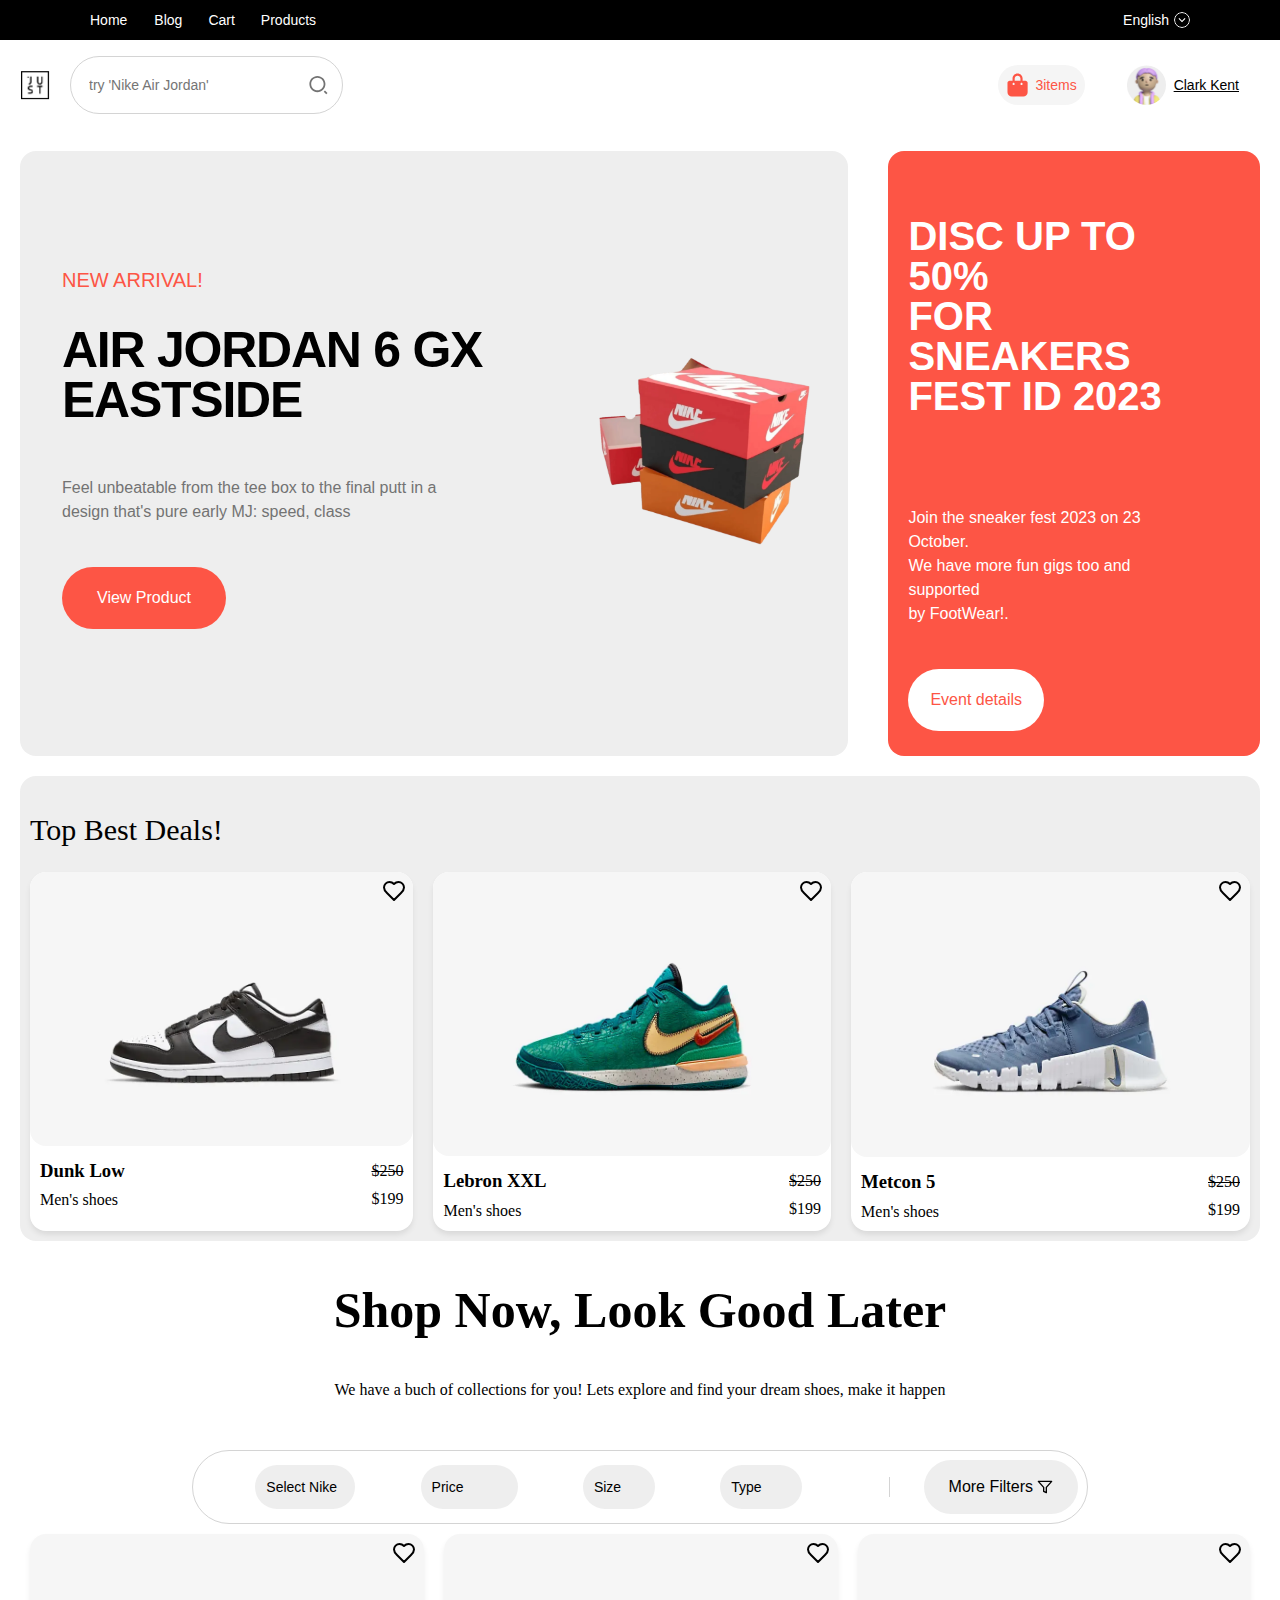
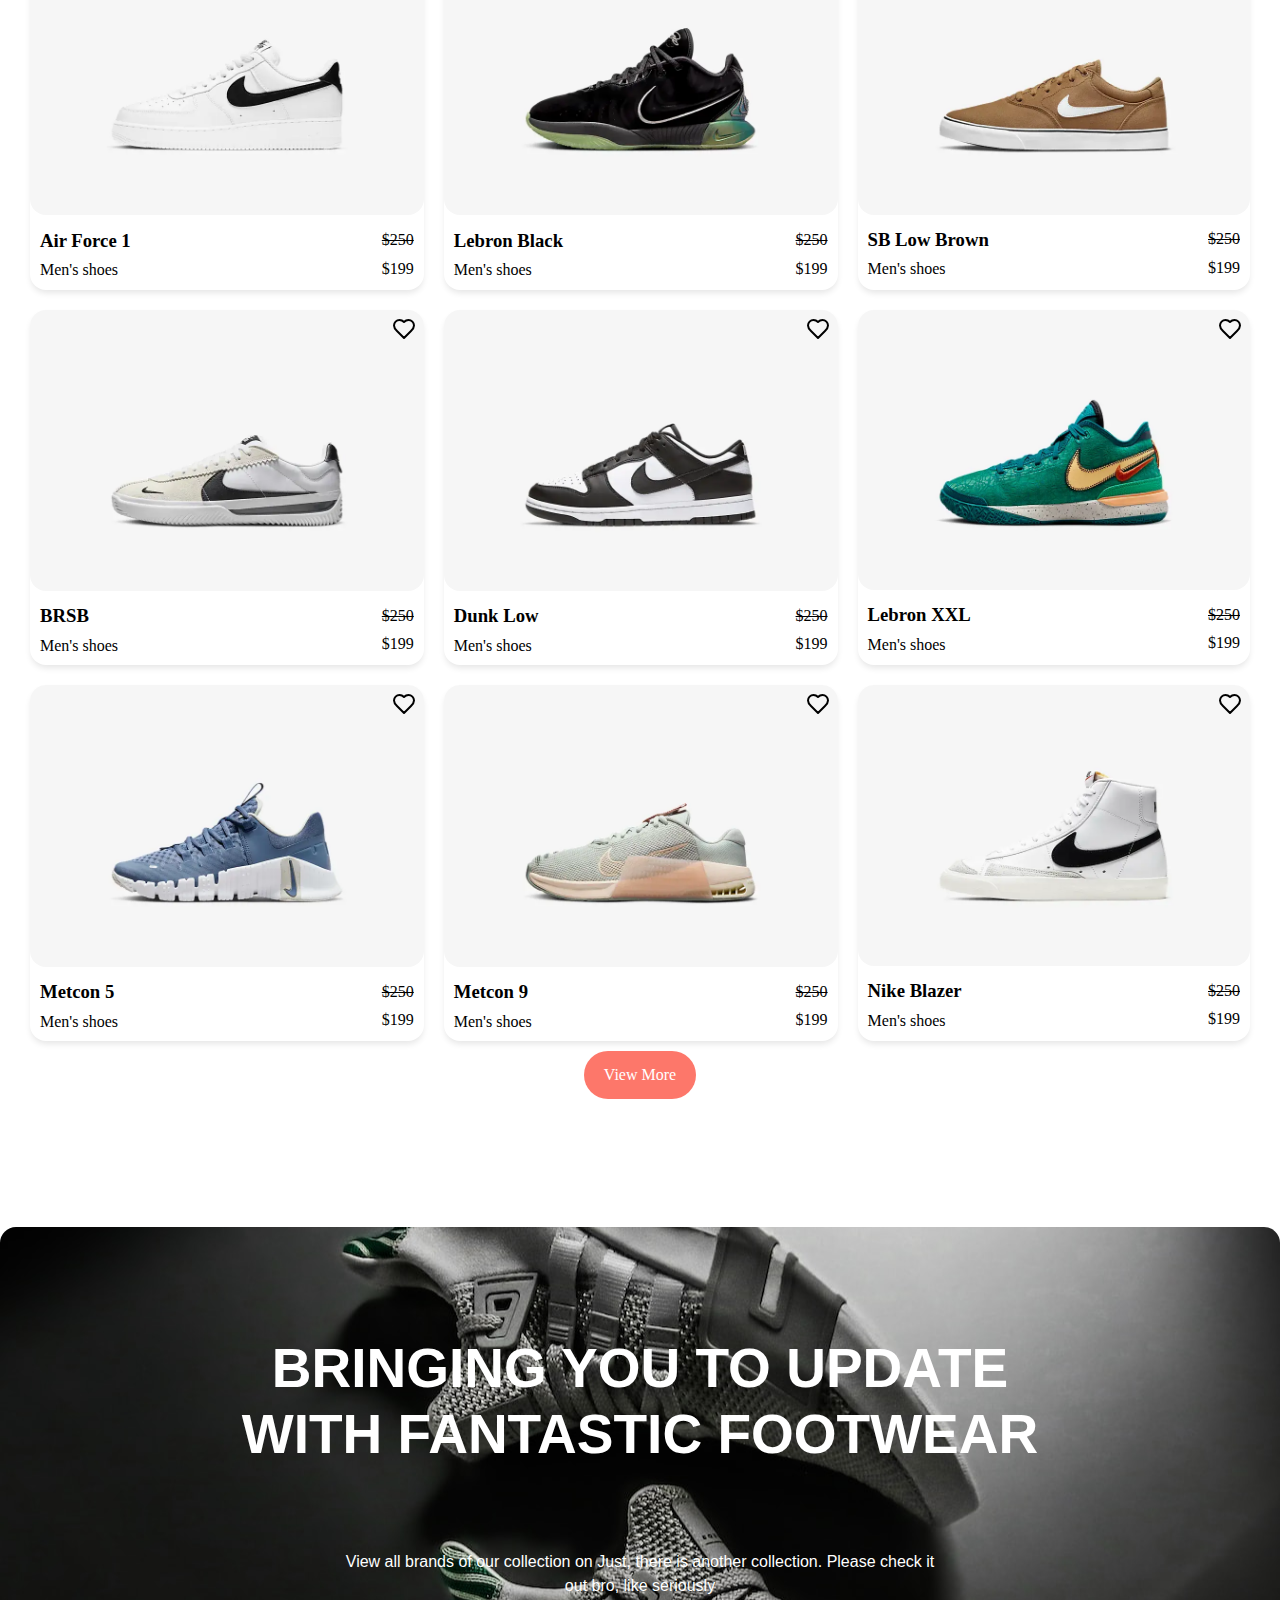
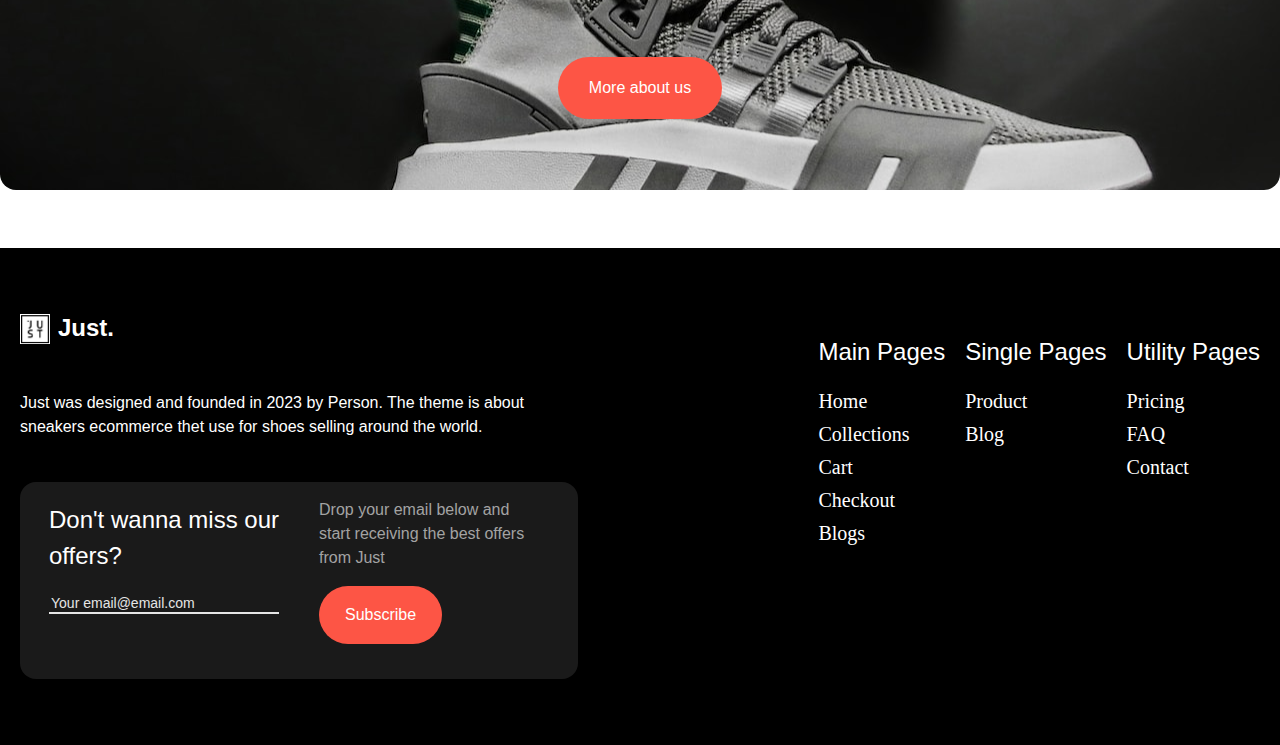
<file: index.html>
<!DOCTYPE html>
<html lang="en">

<head>
    <meta charset="UTF-8">
    <meta name="viewport" content="width=device-width, initial-scale=1.0">
    <title>Home</title>
    <link rel="stylesheet" href="./css/normalize.css">
    <link rel="stylesheet" href="./css/main.css">
    <link rel="stylesheet" href="./css/home.css">
</head>

<body>
    <div class="header-wrapper">
        <nav class="top-nav">
            <div class="top-nav-content container">
                <div class="nav-links">
                    <a href="./index.html" class="nav-home">Home</a>
                    <ul class="nav-items">
                        <li>
                            <a href="./blog.html" class="nav-item">Blog</a>
                        </li>
                        <li>
                            <a href="./cart.html" class="nav-item">Cart</a>
                        </li>
                        <li>
                            <a href="./products.html" class="nav-item">Products</a>
                        </li>
                    </ul>
                </div>
                <div class="language-selector">
                    <span class="language-text">English</span>
                    <img src="./images/language.svg" alt="" class="language-icon" />
                </div>
            </div>
        </nav>
        <header class="main-header container">
            <div class="search-section">
                <img src="./images/company-logo.jpg" alt="Company Logo" class="site-logo" />
                <div class="search-container">
                    <label for="searchInput" class="visually-hidden">Search products</label>
                    <input type="search" id="searchInput" class="search-input" placeholder="try 'Nike Air Jordan'"
                        aria-label="Search products" />
                    <img src="./images/lupa.svg" alt="Search" class="search-icon" />
                </div>
            </div>
            <div class="user-actions">
                <a href="./cart.html" style="text-decoration: none;" class="cart-button"
                    aria-label="Shopping cart with 3 items">
                    <img src="./images/cart.svg" alt="" class="cart-icon" />
                    <span class="cart-count">3<span class="hidden-673">items</span></span>
                </a>
                <a href="./signup.html" class="user-profile">
                    <img src="./images/placeholder.png" alt="Profile picture of Clark Kent" class="profile-image" />
                    <span class="profile-name hidden-673">Clark Kent</span>
                </a>
            </div>
        </header>

    </div>

    <main>
        <section class="container my-20 ">
            <div class="showcase-grid">
                <div class="main-product">
                    <div class="product-card">
                        <div class="product-content">
                            <div class="product-info">
                                <div class="product-details">
                                    <span class="tag-new">NEW ARRIVAL!</span>
                                    <h2 class="product-title">
                                        AIR JORDAN 6 GX
                                        <br />
                                        EASTSIDE
                                    </h2>
                                    <p class="product-description">
                                        Feel unbeatable from the tee box to the final putt in a
                                        <br />
                                        design that's pure early MJ: speed, class
                                    </p>
                                    <button style="color: white;" class="cta-button" tabindex="0">View Product</button>
                                </div>
                            </div>
                            <div class="product-image-wrapper">
                                <img loading="lazy" src="./images/product-image.png" class="product-image"
                                    alt="Air Jordan 6 GX Eastside sneaker" />
                            </div>
                        </div>
                    </div>
                </div>
                <div class="promo-card">
                    <div class="promo-content">
                        <h3 class="promo-title">
                            DISC UP TO 50%
                            <br />
                            FOR SNEAKERS
                            <br />
                            FEST ID 2023
                        </h3>
                        <p class="promo-description">
                            Join the sneaker fest 2023 on 23 October.
                            <br />
                            We have more fun gigs too and supported
                            <br />
                            by FootWear!.
                        </p>
                        <button class="promo-button" tabindex="0">Event details</button>
                    </div>
                </div>
            </div>
        </section>

        <section class="container my-20">
            <div style="background: #EEEEEE; border-radius: 16px;padding: 10px;">

                <h1
                    style="width: 230.66px; height: 45px; left: 20px; top: 20px; color: black; font-size: 30px; font-family: Poppins; font-weight: 500; line-height: 45px; word-wrap: break-word">
                    Top Best Deals!</h1>

                <ul class="deals-list">
                    <li class="card">
                        <a style="text-decoration: none; color: black;" href="./product.html?id=5">
                            <img class="card-image" src="./images/dunklow.webp" alt="Dunk Low" />
                            <div class="flex">
                                <div>
                                    <h3>Dunk Low</h3>
                                    <p>Men's shoes</p>
                                </div>
                                <div>
                                    <del>$250</del>
                                    <span>$199</span>
                                </div>
                            </div>
                            <svg xmlns="http://www.w3.org/2000/svg" width="24" height="24" viewBox="0 0 24 24"
                                fill="none" stroke="currentColor" stroke-width="2" stroke-linecap="round"
                                stroke-linejoin="round" class="lucide lucide-heart">
                                <path
                                    d="M19 14c1.49-1.46 3-3.21 3-5.5A5.5 5.5 0 0 0 16.5 3c-1.76 0-3 .5-4.5 2-1.5-1.5-2.74-2-4.5-2A5.5 5.5 0 0 0 2 8.5c0 2.3 1.5 4.05 3 5.5l7 7Z" />
                            </svg>
                        </a>
                    </li>
                    <li class="card">
                        <a style="text-decoration: none; color: black;" href="./product.html?id=6">
                            <img class="card-image" src="./images/lebronxx.webp" alt="Lebron XXL" />
                            <div class="flex">
                                <div>
                                    <h3>Lebron XXL</h3>
                                    <p>Men's shoes</p>
                                </div>
                                <div>
                                    <del>$250</del>
                                    <span>$199</span>
                                </div>
                            </div>
                            <svg xmlns="http://www.w3.org/2000/svg" width="24" height="24" viewBox="0 0 24 24"
                                fill="none" stroke="currentColor" stroke-width="2" stroke-linecap="round"
                                stroke-linejoin="round" class="lucide lucide-heart">
                                <path
                                    d="M19 14c1.49-1.46 3-3.21 3-5.5A5.5 5.5 0 0 0 16.5 3c-1.76 0-3 .5-4.5 2-1.5-1.5-2.74-2-4.5-2A5.5 5.5 0 0 0 2 8.5c0 2.3 1.5 4.05 3 5.5l7 7Z" />
                            </svg>
                        </a>
                    </li>
                    <li class="card">
                        <a style="text-decoration: none; color: black;" href="./product.html?id=7">
                            <img class="card-image" src="./images/metcon5.webp" alt="Jordan Sky" />
                            <div class="flex">
                                <div>
                                    <h3>Metcon 5</h3>
                                    <p>Men's shoes</p>
                                </div>
                                <div>
                                    <del>$250</del>
                                    <span>$199</span>
                                </div>
                            </div>
                            <svg xmlns="http://www.w3.org/2000/svg" width="24" height="24" viewBox="0 0 24 24"
                                fill="none" stroke="currentColor" stroke-width="2" stroke-linecap="round"
                                stroke-linejoin="round" class="lucide lucide-heart">
                                <path
                                    d="M19 14c1.49-1.46 3-3.21 3-5.5A5.5 5.5 0 0 0 16.5 3c-1.76 0-3 .5-4.5 2-1.5-1.5-2.74-2-4.5-2A5.5 5.5 0 0 0 2 8.5c0 2.3 1.5 4.05 3 5.5l7 7Z" />
                            </svg>
                        </a>
                    </li>
                </ul>
            </div>
        </section>



        <section class="container my-20">
            <div>
                <h2 style="font-size: 50px;font-family: 'Poppins';text-align: center;"> Shop Now, Look Good Later</h2>
                <p style="text-align: center;"> We have a buch of collections for you! Lets explore and find your dream
                    shoes, make it happen</p>
            </div>
            <div class="filter-container">
                <div class="filter-options-wrapper">
                    <select class="filter-select" aria-label="Nike Filter">
                        <option value="" disabled selected>Select Nike</option>
                        <option value="nike-air">Nike Air</option>
                        <option value="nike-zoom">Nike Zoom</option>
                        <option value="nike-classic">Nike Classic</option>
                    </select>
                    <select class="filter-select" aria-label="Price Filter">
                        <option value="" disabled selected>Price</option>
                        <option value="0-50">$0 - $50</option>
                        <option value="50-100">$50 - $100</option>
                        <option value="100-200">$100 - $200</option>
                    </select>
                    <select class="filter-select" aria-label="Size Filter">
                        <option value="" disabled selected>Size</option>
                        <option value="s">Small</option>
                        <option value="m">Medium</option>
                        <option value="l">Large</option>
                    </select>
                    <select class="filter-select" aria-label="Type Filter">
                        <option value="" disabled selected>Type</option>
                        <option value="sneakers">Sneakers</option>
                        <option value="boots">Boots</option>
                        <option value="sandals">Sandals</option>
                    </select>
                </div>
                <div class="filter-controls">
                    <div class="filter-divider" aria-hidden="true"></div>
                    <div class="more-filters-btn" tabindex="0" role="button">
                        <span>More Filters</span>
                        <img src="./images/more-filters.svg" class="more-filters-icon" alt="More filters icon" />
                    </div>
                </div>
            </div>
            <ul class="deals-list" style="padding: 10px;">
                <li class="card">
                    <a style="text-decoration: none; color: black;" href="./product.html?id=1">
                        <img class="card-image" src="./images/airForce1.webp" alt="Air Force 1" />
                        <div class="flex">
                            <div>
                                <h3>Air Force 1</h3>
                                <p>Men's shoes</p>
                            </div>
                            <div>
                                <del>$250</del>
                                <span>$199</span>
                            </div>
                        </div>
                        <svg xmlns="http://www.w3.org/2000/svg" width="24" height="24" viewBox="0 0 24 24" fill="none"
                            stroke="currentColor" stroke-width="2" stroke-linecap="round" stroke-linejoin="round"
                            class="lucide lucide-heart">
                            <path
                                d="M19 14c1.49-1.46 3-3.21 3-5.5A5.5 5.5 0 0 0 16.5 3c-1.76 0-3 .5-4.5 2-1.5-1.5-2.74-2-4.5-2A5.5 5.5 0 0 0 2 8.5c0 2.3 1.5 4.05 3 5.5l7 7Z" />
                        </svg>
                    </a>
                </li>
                <li class="card">
                    <a style="text-decoration: none; color: black;" href="./product.html?id=2">
                        <img class="card-image" src="./images/lebronBlack.webp" alt="Lebron Black" />
                        <div class="flex">
                            <div>
                                <h3>Lebron Black</h3>
                                <p>Men's shoes</p>
                            </div>
                            <div>
                                <del>$250</del>
                                <span>$199</span>
                            </div>
                        </div>
                        <svg xmlns="http://www.w3.org/2000/svg" width="24" height="24" viewBox="0 0 24 24" fill="none"
                            stroke="currentColor" stroke-width="2" stroke-linecap="round" stroke-linejoin="round"
                            class="lucide lucide-heart">
                            <path
                                d="M19 14c1.49-1.46 3-3.21 3-5.5A5.5 5.5 0 0 0 16.5 3c-1.76 0-3 .5-4.5 2-1.5-1.5-2.74-2-4.5-2A5.5 5.5 0 0 0 2 8.5c0 2.3 1.5 4.05 3 5.5l7 7Z" />
                        </svg>
                    </a>
                </li>
                <li class="card">
                    <a style="text-decoration: none; color: black;" href="./product.html?id=3">
                        <img class="card-image" src="./images/brownsb.webp" alt="SB Low Brown" />
                        <div class="flex">
                            <div>
                                <h3>SB Low Brown</h3>
                                <p>Men's shoes</p>
                            </div>
                            <div>
                                <del>$250</del>
                                <span>$199</span>
                            </div>
                        </div>
                        <svg xmlns="http://www.w3.org/2000/svg" width="24" height="24" viewBox="0 0 24 24" fill="none"
                            stroke="currentColor" stroke-width="2" stroke-linecap="round" stroke-linejoin="round"
                            class="lucide lucide-heart">
                            <path
                                d="M19 14c1.49-1.46 3-3.21 3-5.5A5.5 5.5 0 0 0 16.5 3c-1.76 0-3 .5-4.5 2-1.5-1.5-2.74-2-4.5-2A5.5 5.5 0 0 0 2 8.5c0 2.3 1.5 4.05 3 5.5l7 7Z" />
                        </svg>
                    </a>
                </li>
                <li class="card">
                    <a style="text-decoration: none; color: black;" href="./product.html?id=4">
                        <img class="card-image" src="./images/brsb.webp" alt="BRSB" />
                        <div class="flex">
                            <div>
                                <h3>BRSB</h3>
                                <p>Men's shoes</p>
                            </div>
                            <div>
                                <del>$250</del>
                                <span>$199</span>
                            </div>
                        </div>
                        <svg xmlns="http://www.w3.org/2000/svg" width="24" height="24" viewBox="0 0 24 24" fill="none"
                            stroke="currentColor" stroke-width="2" stroke-linecap="round" stroke-linejoin="round"
                            class="lucide lucide-heart">
                            <path
                                d="M19 14c1.49-1.46 3-3.21 3-5.5A5.5 5.5 0 0 0 16.5 3c-1.76 0-3 .5-4.5 2-1.5-1.5-2.74-2-4.5-2A5.5 5.5 0 0 0 2 8.5c0 2.3 1.5 4.05 3 5.5l7 7Z" />
                        </svg>
                    </a>
                </li>
                <li class="card">
                    <a style="text-decoration: none; color: black;" href="./product.html?id=5">
                        <img class="card-image" src="./images/dunklow.webp" alt="Dunk Low" />
                        <div class="flex">
                            <div>
                                <h3>Dunk Low</h3>
                                <p>Men's shoes</p>
                            </div>
                            <div>
                                <del>$250</del>
                                <span>$199</span>
                            </div>
                        </div>
                        <svg xmlns="http://www.w3.org/2000/svg" width="24" height="24" viewBox="0 0 24 24" fill="none"
                            stroke="currentColor" stroke-width="2" stroke-linecap="round" stroke-linejoin="round"
                            class="lucide lucide-heart">
                            <path
                                d="M19 14c1.49-1.46 3-3.21 3-5.5A5.5 5.5 0 0 0 16.5 3c-1.76 0-3 .5-4.5 2-1.5-1.5-2.74-2-4.5-2A5.5 5.5 0 0 0 2 8.5c0 2.3 1.5 4.05 3 5.5l7 7Z" />
                        </svg>
                    </a>
                </li>
                <li class="card">
                    <a style="text-decoration: none; color: black;" href="./product.html?id=6">
                        <img class="card-image" src="./images/lebronxx.webp" alt="Lebron XXL" />
                        <div class="flex">
                            <div>
                                <h3>Lebron XXL</h3>
                                <p>Men's shoes</p>
                            </div>
                            <div>
                                <del>$250</del>
                                <span>$199</span>
                            </div>
                        </div>
                        <svg xmlns="http://www.w3.org/2000/svg" width="24" height="24" viewBox="0 0 24 24" fill="none"
                            stroke="currentColor" stroke-width="2" stroke-linecap="round" stroke-linejoin="round"
                            class="lucide lucide-heart">
                            <path
                                d="M19 14c1.49-1.46 3-3.21 3-5.5A5.5 5.5 0 0 0 16.5 3c-1.76 0-3 .5-4.5 2-1.5-1.5-2.74-2-4.5-2A5.5 5.5 0 0 0 2 8.5c0 2.3 1.5 4.05 3 5.5l7 7Z" />
                        </svg>
                    </a>
                </li>
                <li class="card">
                    <a style="text-decoration: none; color: black;" href="./product.html?id=7">
                        <img class="card-image" src="./images/metcon5.webp" alt="Jordan Sky" />
                        <div class="flex">
                            <div>
                                <h3>Metcon 5</h3>
                                <p>Men's shoes</p>
                            </div>
                            <div>
                                <del>$250</del>
                                <span>$199</span>
                            </div>
                        </div>
                        <svg xmlns="http://www.w3.org/2000/svg" width="24" height="24" viewBox="0 0 24 24" fill="none"
                            stroke="currentColor" stroke-width="2" stroke-linecap="round" stroke-linejoin="round"
                            class="lucide lucide-heart">
                            <path
                                d="M19 14c1.49-1.46 3-3.21 3-5.5A5.5 5.5 0 0 0 16.5 3c-1.76 0-3 .5-4.5 2-1.5-1.5-2.74-2-4.5-2A5.5 5.5 0 0 0 2 8.5c0 2.3 1.5 4.05 3 5.5l7 7Z" />
                        </svg>
                    </a>
                </li>
                <li class="card">
                    <a style="text-decoration: none; color: black;" href="./product.html?id=8">
                        <img class="card-image" src="./images/metcon9.webp" alt="Panda White" />
                        <div class="flex">
                            <div>
                                <h3>Metcon 9</h3>
                                <p>Men's shoes</p>
                            </div>
                            <div>
                                <del>$250</del>
                                <span>$199</span>
                            </div>
                        </div>
                        <svg xmlns="http://www.w3.org/2000/svg" width="24" height="24" viewBox="0 0 24 24" fill="none"
                            stroke="currentColor" stroke-width="2" stroke-linecap="round" stroke-linejoin="round"
                            class="lucide lucide-heart">
                            <path
                                d="M19 14c1.49-1.46 3-3.21 3-5.5A5.5 5.5 0 0 0 16.5 3c-1.76 0-3 .5-4.5 2-1.5-1.5-2.74-2-4.5-2A5.5 5.5 0 0 0 2 8.5c0 2.3 1.5 4.05 3 5.5l7 7Z" />
                        </svg>
                    </a>
                </li>
                <li class="card">
                    <a style="text-decoration: none; color: black;" href="./product.html?id=9">
                        <img class="card-image" src="./images/nike_blazer.webp" alt="Jordan Pink" />
                        <div class="flex">
                            <div>
                                <h3>Nike Blazer</h3>
                                <p>Men's shoes</p>
                            </div>
                            <div>
                                <del>$250</del>
                                <span>$199</span>
                            </div>
                        </div>
                        <svg xmlns="http://www.w3.org/2000/svg" width="24" height="24" viewBox="0 0 24 24" fill="none"
                            stroke="currentColor" stroke-width="2" stroke-linecap="round" stroke-linejoin="round"
                            class="lucide lucide-heart">
                            <path
                                d="M19 14c1.49-1.46 3-3.21 3-5.5A5.5 5.5 0 0 0 16.5 3c-1.76 0-3 .5-4.5 2-1.5-1.5-2.74-2-4.5-2A5.5 5.5 0 0 0 2 8.5c0 2.3 1.5 4.05 3 5.5l7 7Z" />
                        </svg>
                    </a>
                </li>
            </ul>
            <div class="center-child">
                <a href="./products.html" class="more">
                    View More</a>
            </div>
        </section>



        <section class="hero-container container">
            <div class="hero-content">
                <h1 class="hero-title">
                    BRINGING YOU TO UPDATE
                    WITH FANTASTIC FOOTWEAR
                </h1>
                <p class="hero-description">
                    View all brands of our collection on Just, there is another
                    collection. Please check it
                    <br />
                    out bro, like seriously
                </p>
                <button class="cta-button" tabindex="0">More about us</button>
            </div>
        </section>
    </main>

    <footer class="footer-container container">
        <div class="footer-content">
            <div class="brand-section">
                <div class="brand-header">
                    <img src="./images/company-logo.jpg" alt="Just Logo" class="brand-logo" />
                    <span>Just.</span>
                </div>
                <p class="brand-description">
                    Just was designed and founded in 2023 by Person. The theme is about
                    sneakers ecommerce thet use for shoes selling around the world.
                </p>
                <form class="newsletter-container">
                    <div class="newsletter-content">
                        <div class="newsletter-left">
                            <div class="newsletter-header">
                                <h2 class="newsletter-title">
                                    Don't wanna miss our offers?
                                </h2>
                                <label for="emailInput" class="visually-hidden">Enter your email</label>
                                <input type="email" id="emailInput" class="newsletter-input"
                                    placeholder="Your email@email.com" aria-label="Enter your email" required />
                            </div>
                        </div>
                        <div class="newsletter-right">
                            <div class="newsletter-description-wrapper">
                                <p class="newsletter-description">
                                    Drop your email below and<br />
                                    start receiving the best offers<br />
                                    from Just
                                </p>
                                <button type="submit" class="subscribe-button">Subscribe</button>
                            </div>
                        </div>
                    </div>
                </form>
            </div>

            <div class="footer-nav">
                <nav class="main-pages">
                    <h3 class="pages-title">Main Pages</h3>
                    <ul>
                        <li>
                            <a href="#" class="nav-link">Home</a>
                        </li>
                        <li>
                            <a href="#" class="nav-link">Collections</a>
                        </li>
                        <li>
                            <a href="#" class="nav-link">Cart</a>
                        </li>
                        <li>
                            <a href="#" class="nav-link">Checkout</a>
                        </li>
                        <li>
                            <a href="#" class="nav-link">Blogs</a>
                        </li>
                    </ul>
                </nav>

                <nav class="main-pages">
                    <h3 class="pages-title">Single Pages</h3>
                    <ul>
                        <li>
                            <a href="#" class="nav-link">Product</a>
                        </li>
                        <li>
                            <a href="#" class="nav-link">Blog</a>
                        </li>
                    </ul>
                </nav>

                <nav class="main-pages">
                    <h3 class="pages-title">Utility Pages</h3>
                    <ul>
                        <li>
                            <a href="#" class="nav-link">Pricing</a>
                        </li>
                        <li>
                            <a href="#" class="nav-link">FAQ</a>
                        </li>
                        <li>
                            <a href="#" class="nav-link">Contact</a>
                        </li>
                    </ul>
                </nav>
            </div>
        </div>
    </footer>
</body>

</html>
</file>
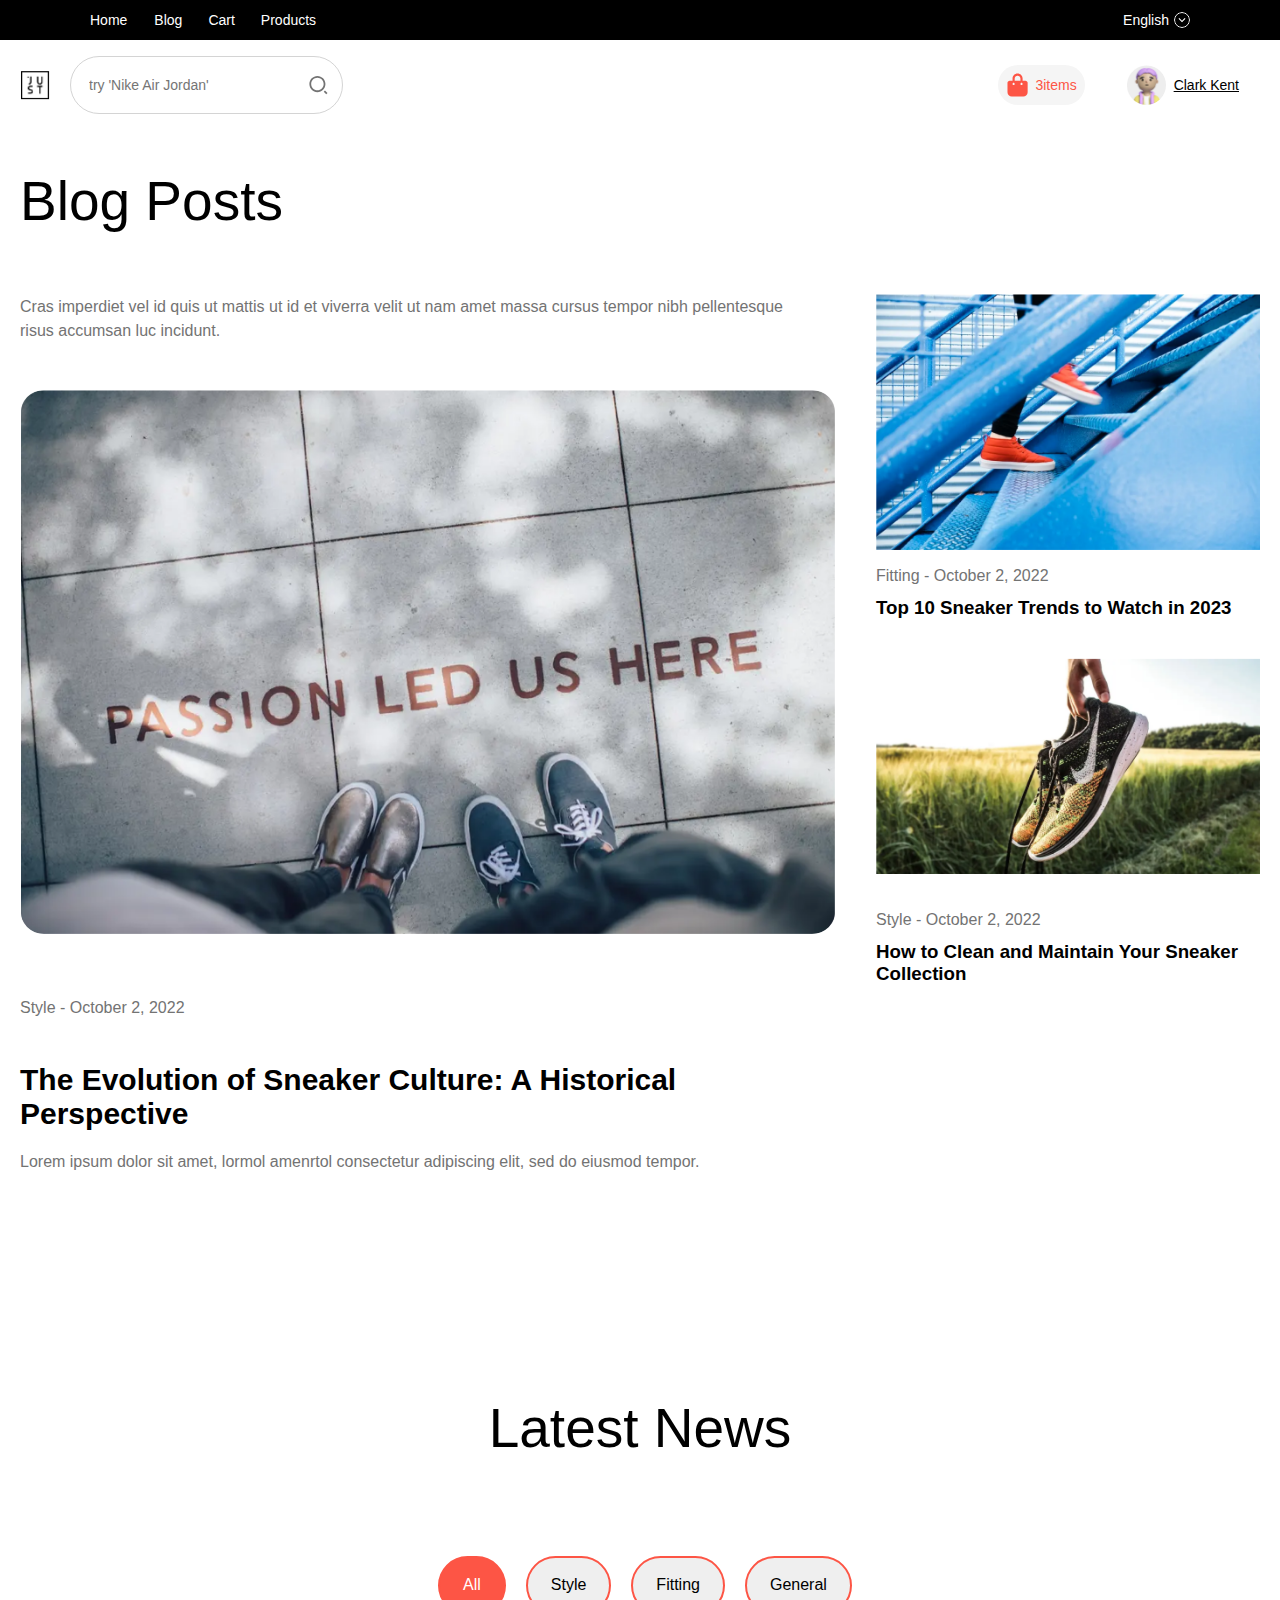
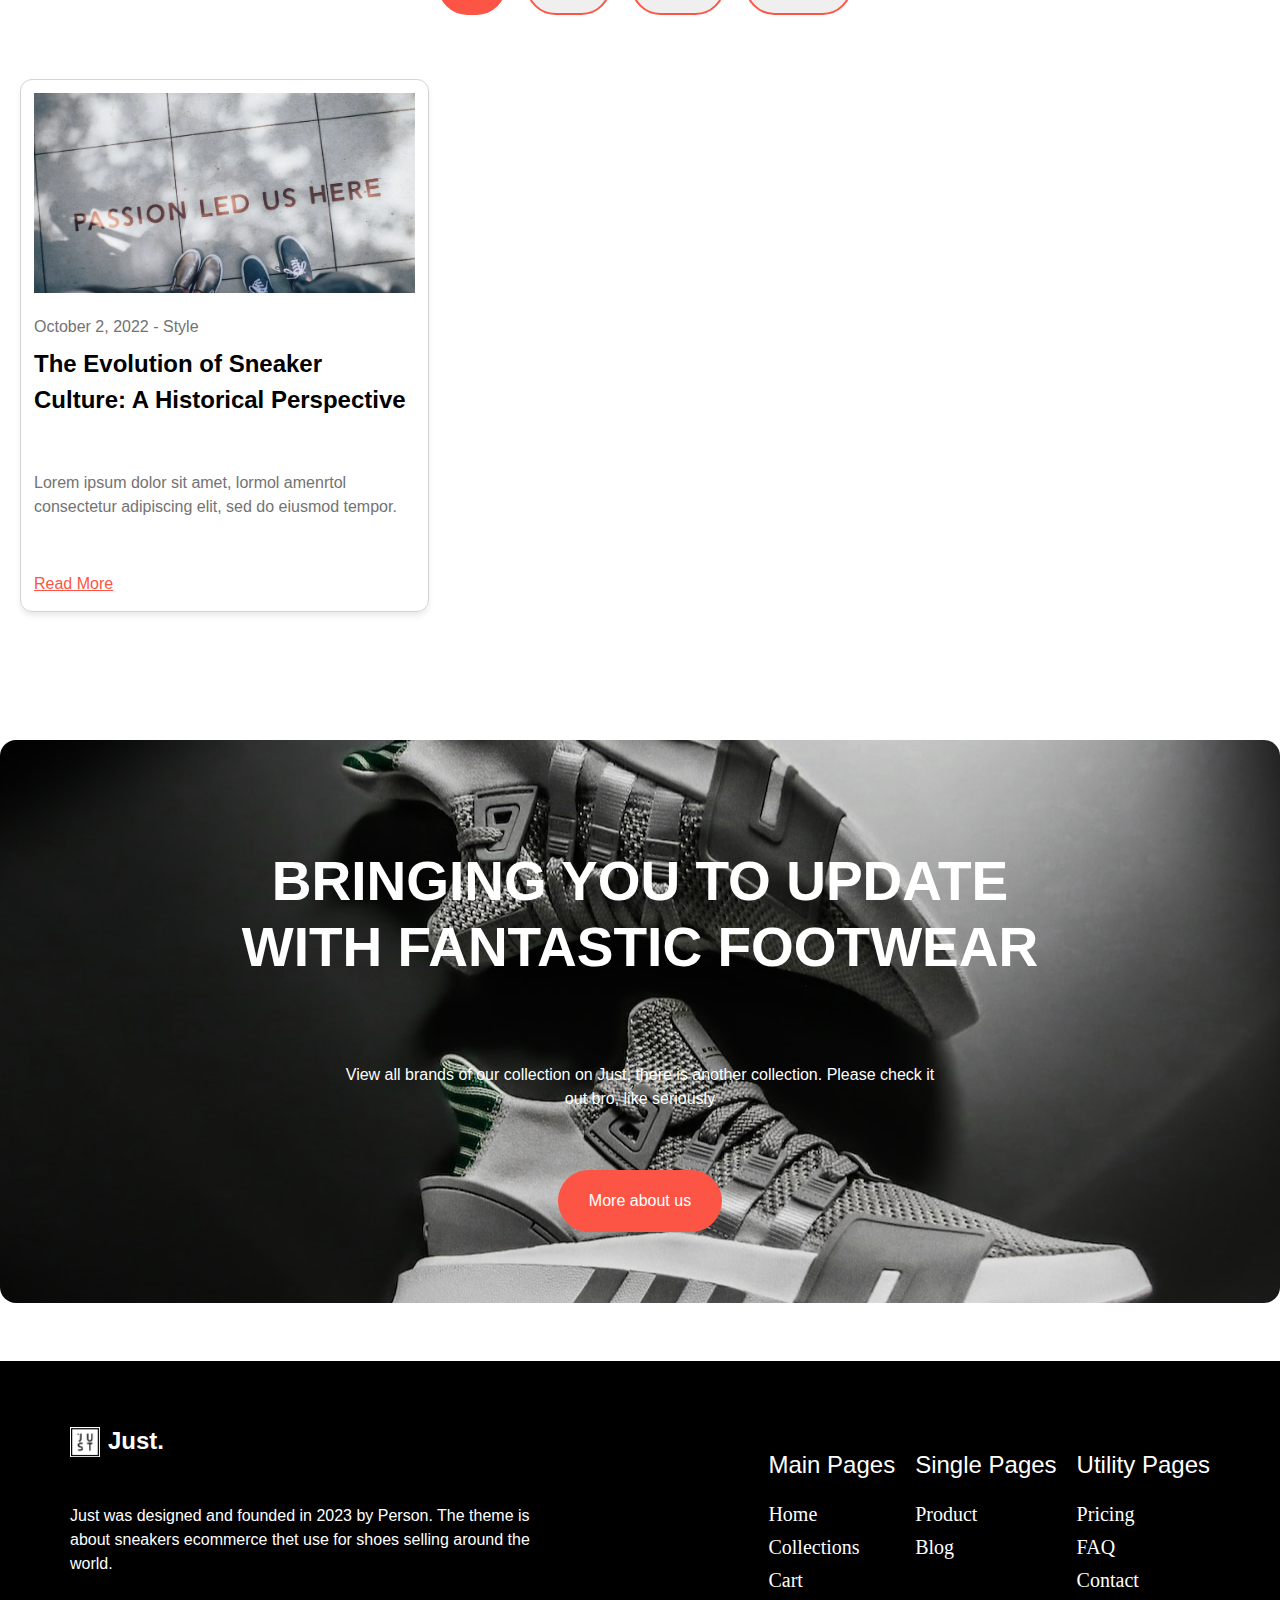
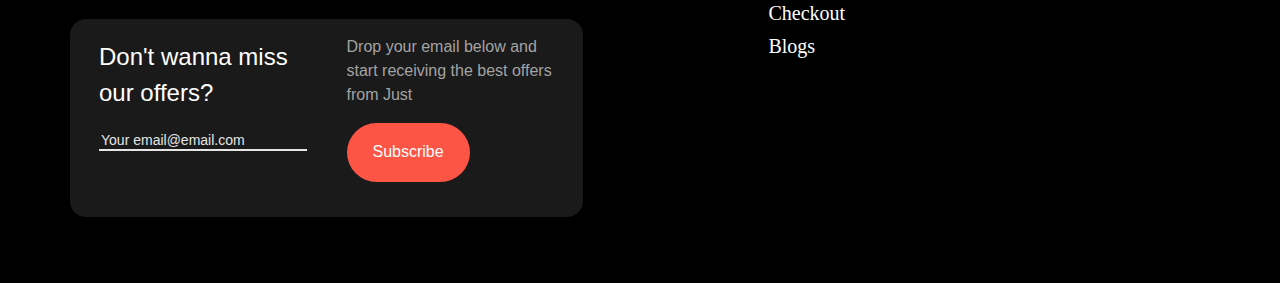
<file: blog.html>
<!DOCTYPE html>
<html lang="en">

<head>
    <meta charset="UTF-8">
    <meta name="viewport" content="width=device-width, initial-scale=1.0">
    <title>Sign Up</title>
    <link rel="stylesheet" href="./css/normalize.css">
    <link rel="stylesheet" href="./css/main.css">
    <link rel="stylesheet" href="./css/home.css">
    <link rel="stylesheet" href="./css/blog.css">
</head>

<body>
    <div class="header-wrapper">
        <nav class="top-nav">
            <div class="top-nav-content container">
                <div class="nav-links">
                    <a href="./index.html" class="nav-home">Home</a>
                    <ul class="nav-items">
                        <li>
                            <a href="./blog.html" class="nav-item">Blog</a>
                        </li>
                        <li>
                            <a href="./cart.html" class="nav-item">Cart</a>
                        </li>
                        <li>
                            <a href="./products.html" class="nav-item">Products</a>
                        </li>
                    </ul>
                </div>
                <div class="language-selector">
                    <span class="language-text">English</span>
                    <img src="./images/language.svg" alt="" class="language-icon" />
                </div>
            </div>
        </nav>
        <header class="main-header container">
            <div class="search-section">
                <img src="./images/company-logo.jpg" alt="Company Logo" class="site-logo" />
                <div class="search-container">
                    <label for="searchInput" class="visually-hidden">Search products</label>
                    <input type="search" id="searchInput" class="search-input" placeholder="try 'Nike Air Jordan'"
                        aria-label="Search products" />
                    <img src="./images/lupa.svg" alt="Search" class="search-icon" />
                </div>
            </div>
            <div class="user-actions">
                <a href="./cart.html" style="text-decoration: none;" class="cart-button"
                    aria-label="Shopping cart with 3 items">
                    <img src="./images/cart.svg" alt="" class="cart-icon" />
                    <span class="cart-count">3<span class="hidden-673">items</span></span>
                </a>
                <a href="./signup.html" class="user-profile">
                    <img src="./images/placeholder.png" alt="Profile picture of Clark Kent" class="profile-image" />
                    <span class="profile-name hidden-673">Clark Kent</span>
                </a>
            </div>
        </header>

    </div>
    <div class="blog-container container">
        <div class="blog-header">
            <div class="featured-posts">
                <div class="main-post">
                    <div class="main-post-content">
                        <h1 class="blog-title">Blog Posts</h1>
                        <p class="blog-description">
                            Cras imperdiet vel id quis ut mattis ut id et viverra velit ut nam
                            amet massa cursus tempor nibh pellentesque risus accumsan luc incidunt.
                        </p>
                        <img loading="lazy" src="./images/blog-1.png" class="featured-image"
                            alt="Featured blog post about sneaker culture" />
                        <div class="post-meta">Style - October 2, 2022</div>
                        <h2 class="post-title">
                            The Evolution of Sneaker Culture: A Historical Perspective
                        </h2>
                        <p class="post-excerpt">
                            Lorem ipsum dolor sit amet, lormol amenrtol consectetur adipiscing
                            elit, sed do eiusmod tempor.
                        </p>
                    </div>
                </div>
                <div class="sidebar-posts">
                    <div class="sidebar-content">
                        <img loading="lazy" src="./images/blog-2.png" class="sidebar-image"
                            alt="Top sneaker trends for 2023" />
                        <div class="post-category">Fitting - October 2, 2022</div>
                        <h3 class="sidebar-title">Top 10 Sneaker Trends to Watch in 2023</h3>
                        <img loading="lazy" src="./images/blog-3.png" class="sidebar-image"
                            alt="Sneaker maintenance guide" />
                        <div class="post-category">Style - October 2, 2022</div>
                        <h3 class="sidebar-title">How to Clean and Maintain Your Sneaker Collection</h3>
                    </div>
                </div>
            </div>
        </div>

        <h2 class="section-title">Latest News</h2>

        <div class="category-filters">
            <button class="filter-btn active">All</button>
            <button class="filter-btn">Style</button>
            <button class="filter-btn">Fitting</button>
            <button class="filter-btn">General</button>
        </div>

        <div class="post-grid">
            <div class="grid-row">
                <article class="post-card">
                    <div class="card-content">
                        <img loading="lazy" src="./images/blog-1.png" class="card-image"
                            alt="Historical perspective on sneaker culture" />
                        <div class="card-meta">October 2, 2022 - Style</div>
                        <h3 class="card-title">
                            The Evolution of Sneaker Culture: A Historical Perspective
                        </h3>
                        <p class="card-excerpt">
                            Lorem ipsum dolor sit amet, lormol amenrtol consectetur adipiscing elit, sed do eiusmod
                            tempor.
                        </p>
                        <a href="#" class="read-more-link">
                            <span>Read More</span>
                        </a>
                    </div>
                </article>

                <!-- Repeated for all other post cards with unique content -->
                <!-- Additional post cards follow the same structure -->

            </div>
        </div>
    </div>



    <section class="hero-container">
        <div class="hero-content">
            <h1 class="hero-title">
                BRINGING YOU TO UPDATE
                WITH FANTASTIC FOOTWEAR
            </h1>
            <p class="hero-description">
                View all brands of our collection on Just, there is another
                collection. Please check it
                <br />
                out bro, like seriously
            </p>
            <button class="cta-button" tabindex="0">More about us</button>
        </div>
    </section>

    <footer class="footer-container">
        <div class="footer-content">
            <div class="brand-section">
                <div class="brand-header">
                    <img src="./images/company-logo.jpg" alt="Just Logo" class="brand-logo" />
                    <span>Just.</span>
                </div>
                <p class="brand-description">
                    Just was designed and founded in 2023 by Person. The theme is about
                    sneakers ecommerce thet use for shoes selling around the world.
                </p>
                <form class="newsletter-container">
                    <div class="newsletter-content">
                        <div class="newsletter-left">
                            <div class="newsletter-header">
                                <h2 class="newsletter-title">
                                    Don't wanna miss our offers?
                                </h2>
                                <label for="emailInput" class="visually-hidden">Enter your email</label>
                                <input type="email" id="emailInput" class="newsletter-input"
                                    placeholder="Your email@email.com" aria-label="Enter your email" required />
                            </div>
                        </div>
                        <div class="newsletter-right">
                            <div class="newsletter-description-wrapper">
                                <p class="newsletter-description">
                                    Drop your email below and<br />
                                    start receiving the best offers<br />
                                    from Just
                                </p>
                                <button type="submit" class="subscribe-button">Subscribe</button>
                            </div>
                        </div>
                    </div>
                </form>
            </div>

            <div class="footer-nav">
                <nav class="main-pages">
                    <h3 class="pages-title">Main Pages</h3>
                    <ul>
                        <li>
                            <a href="#" class="nav-link">Home</a>
                        </li>
                        <li>
                            <a href="#" class="nav-link">Collections</a>
                        </li>
                        <li>
                            <a href="#" class="nav-link">Cart</a>
                        </li>
                        <li>
                            <a href="#" class="nav-link">Checkout</a>
                        </li>
                        <li>
                            <a href="#" class="nav-link">Blogs</a>
                        </li>
                    </ul>
                </nav>

                <nav class="main-pages">
                    <h3 class="pages-title">Single Pages</h3>
                    <ul>
                        <li>
                            <a href="#" class="nav-link">Product</a>
                        </li>
                        <li>
                            <a href="#" class="nav-link">Blog</a>
                        </li>
                    </ul>
                </nav>

                <nav class="main-pages">
                    <h3 class="pages-title">Utility Pages</h3>
                    <ul>
                        <li>
                            <a href="#" class="nav-link">Pricing</a>
                        </li>
                        <li>
                            <a href="#" class="nav-link">FAQ</a>
                        </li>
                        <li>
                            <a href="#" class="nav-link">Contact</a>
                        </li>
                    </ul>
                </nav>
            </div>
        </div>
    </footer>
</body>

</html>
</file>
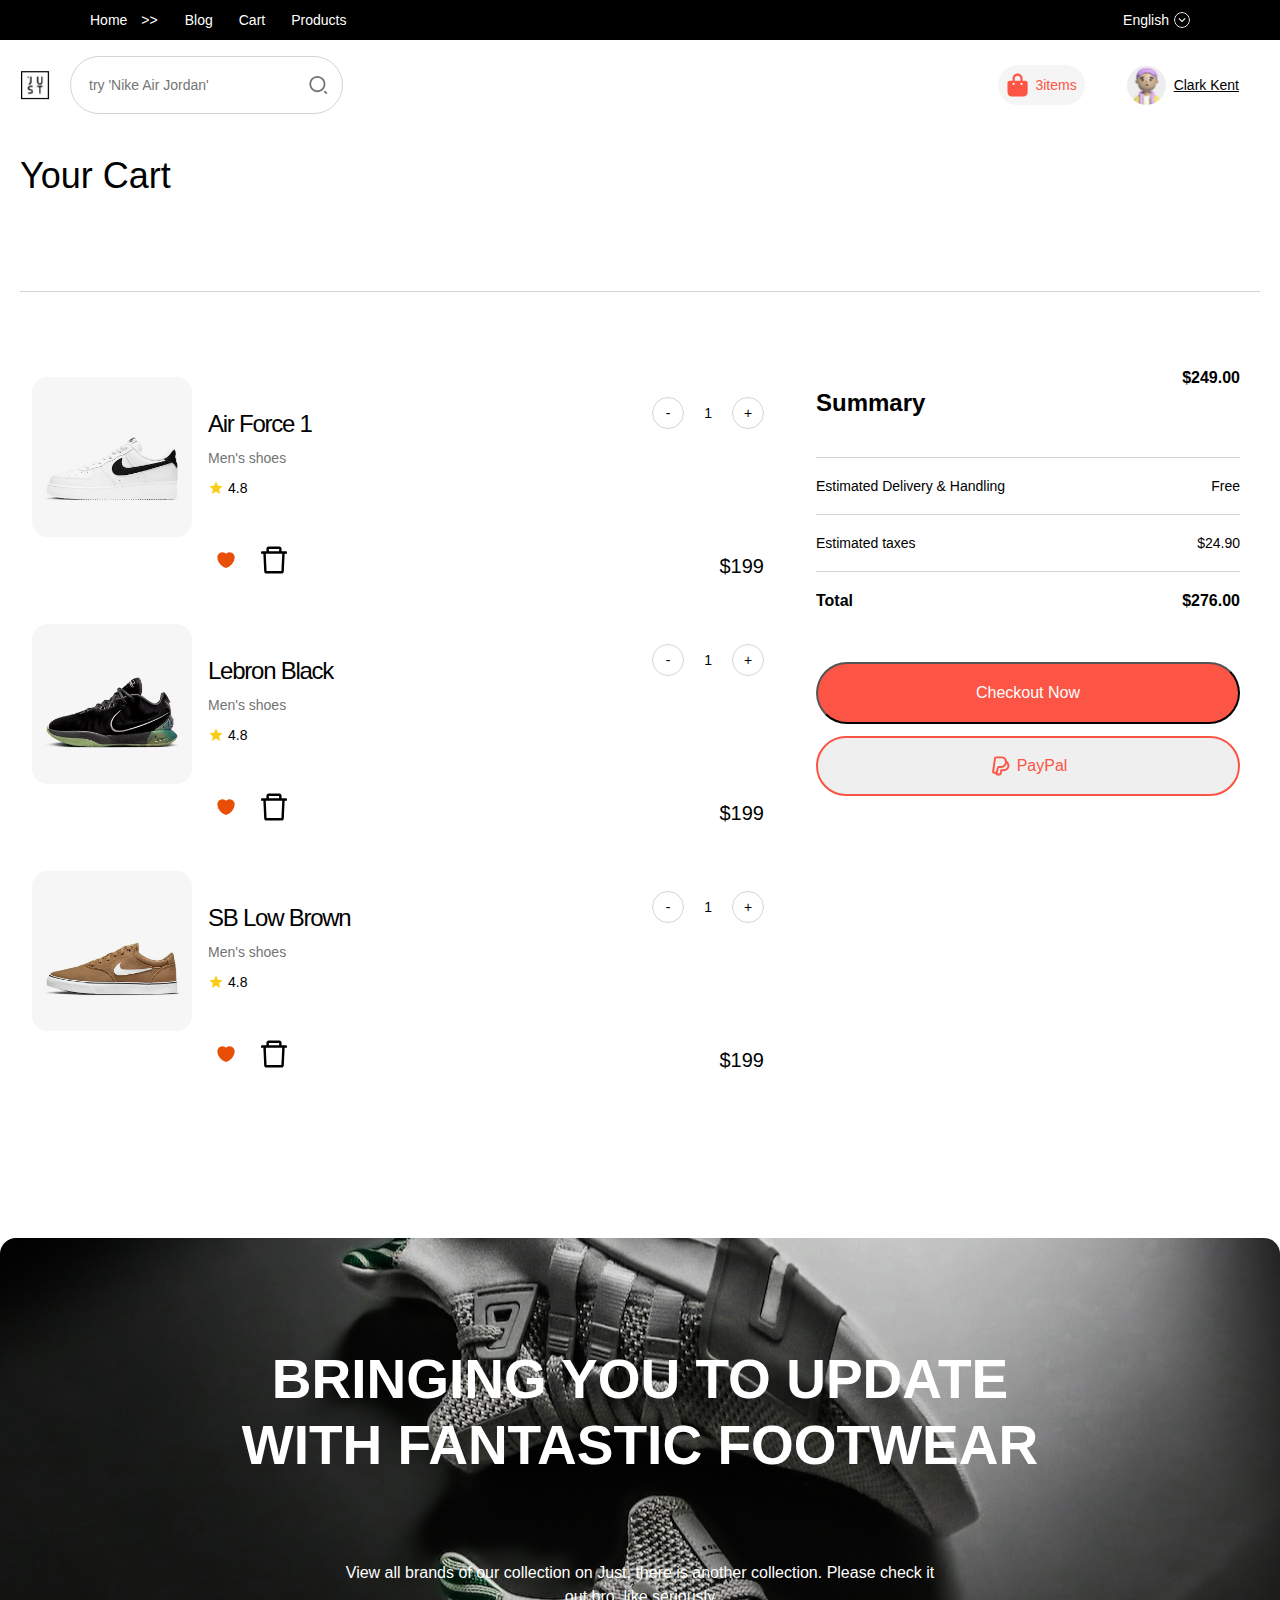
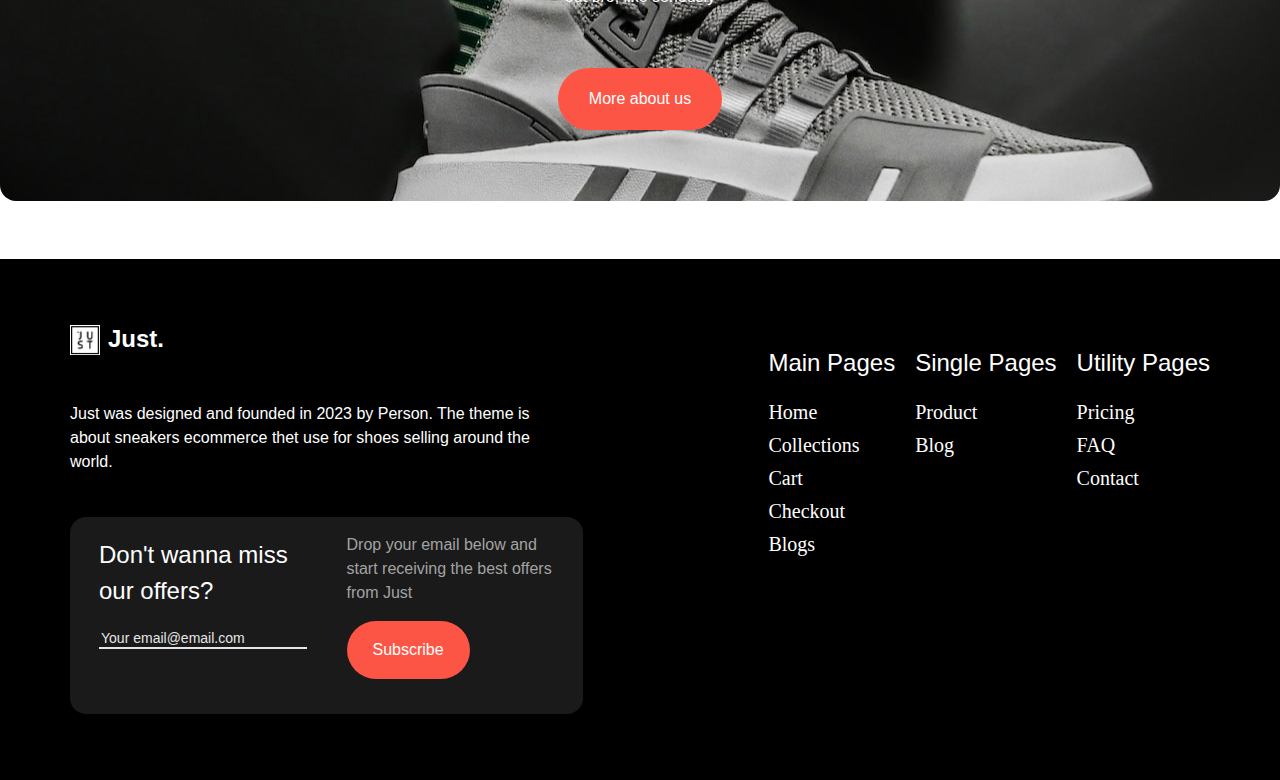
<file: cart.html>
<!DOCTYPE html>
<html lang="en">

<head>
    <meta charset="UTF-8">
    <meta name="viewport" content="width=device-width, initial-scale=1.0">
    <title>Sign Up</title>
    <link rel="stylesheet" href="./css/normalize.css">
    <link rel="stylesheet" href="./css/main.css">
    <link rel="stylesheet" href="./css/home.css">
    <link rel="stylesheet" href="./css/cart.css">
</head>

<body>
    <div class="header-wrapper">
        <nav class="top-nav">
            <div class="top-nav-content container">
                <div class="nav-links">
                    <a href="./index.html" class="nav-home">Home</a>>>
                    <ul class="nav-items">
                        <li>
                            <a href="./blog.html" class="nav-item">Blog</a>
                        </li>
                        <li>
                            <a href="./cart.html" class="nav-item">Cart</a>
                        </li>
                        <li>
                            <a href="./products.html" class="nav-item">Products</a>
                        </li>
                    </ul>
                </div>
                <div class="language-selector">
                    <span class="language-text">English</span>
                    <img src="./images/language.svg" alt="" class="language-icon" />
                </div>
            </div>
        </nav>
        <header class="main-header container">
            <div class="search-section">
                <img src="./images/company-logo.jpg" alt="Company Logo" class="site-logo" />
                <div class="search-container">
                    <label for="searchInput" class="visually-hidden">Search products</label>
                    <input type="search" id="searchInput" class="search-input" placeholder="try 'Nike Air Jordan'"
                        aria-label="Search products" />
                    <img src="./images/lupa.svg" alt="Search" class="search-icon" />
                </div>
            </div>
            <div class="user-actions">
                <a href="./cart.html" style="text-decoration: none;" class="cart-button"
                    aria-label="Shopping cart with 3 items">
                    <img src="./images/cart.svg" alt="" class="cart-icon" />
                    <span class="cart-count">3<span class="hidden-673">items</span></span>
                </a>
                <a href="./signup.html" class="user-profile">
                    <img src="./images/placeholder.png" alt="Profile picture of Clark Kent" class="profile-image" />
                    <span class="profile-name hidden-673">Clark Kent</span>
                </a>
            </div>
        </header>

    </div>
    <div class="cart-container container">
        <h1 class="cart-title">Your Cart</h1>
        <div class="divider"></div>

        <div class="cart-content">
            <div class="cart-items">
                <div class="product-card">
                    <img src="./images/airForce1.webp" alt="Nike Air Force 1 Shoes" class="product-image">
                    <div class="product-details">
                        <div>
                            <h2 class="product-title">Air Force 1</h2>
                            <p class="product-category">Men's shoes</p>
                            <div class="rating">
                                <img src="./images/star.svg" alt="" class="rating-icon">
                                <span>4.8</span>
                            </div>
                            <div class="color-options">
                                <img src="./images/heart.svg" alt="Color option 1" class="color-swatch">
                                <img src="./images/bucket.svg" alt="Color option 2" class="color-swatch">
                            </div>
                        </div>
                        <div class="cart-item-1">
                            <div class="quantity-controls" role="group" aria-label="Product quantity controls">
                                <button class="quantity-btn" aria-label="Decrease quantity">-</button>
                                <span class="quantity">1</span>
                                <button class="quantity-btn" aria-label="Increase quantity">+</button>
                            </div>
                            <span class="price">$199</span>
                        </div>
                    </div>
                </div>
                <div class="product-card">
                    <img src="./images/lebronBlack.webp" alt="Nike Lebron Shoes" class="product-image">
                    <div class="product-details">
                        <div>
                            <h2 class="product-title">Lebron Black</h2>
                            <p class="product-category">Men's shoes</p>
                            <div class="rating">
                                <img src="./images/star.svg" alt="" class="rating-icon">
                                <span>4.8</span>
                            </div>
                            <div class="color-options">
                                <img src="./images/heart.svg" alt="Color option 1" class="color-swatch">
                                <img src="./images/bucket.svg" alt="Color option 2" class="color-swatch">
                            </div>
                        </div>
                        <div class="cart-item-1">
                            <div class="quantity-controls" role="group" aria-label="Product quantity controls">
                                <button class="quantity-btn" aria-label="Decrease quantity">-</button>
                                <span class="quantity">1</span>
                                <button class="quantity-btn" aria-label="Increase quantity">+</button>
                            </div>
                            <span class="price">$199</span>
                        </div>
                    </div>
                </div>
                <div class="product-card">
                    <img src="./images/brownsb.webp" alt="Nike SB Low Brown Shoes" class="product-image">
                    <div class="product-details">
                        <div>
                            <h2 class="product-title">SB Low Brown</h2>
                            <p class="product-category">Men's shoes</p>
                            <div class="rating">
                                <img src="./images/star.svg" alt="" class="rating-icon">
                                <span>4.8</span>
                            </div>
                            <div class="color-options">
                                <img src="./images/heart.svg" alt="Color option 1" class="color-swatch">
                                <img src="./images/bucket.svg" alt="Color option 2" class="color-swatch">
                            </div>
                        </div>
                        <div class="cart-item-1">
                            <div class="quantity-controls" role="group" aria-label="Product quantity controls">
                                <button class="quantity-btn" aria-label="Decrease quantity">-</button>
                                <span class="quantity">1</span>
                                <button class="quantity-btn" aria-label="Increase quantity">+</button>
                            </div>
                            <span class="price">$199</span>
                        </div>
                    </div>
                </div>
            </div>

            <div class="cart-summary">
                <div class="summary-header">
                    <h2 class="summary-title">Summary</h2>
                    <span class="summary-total">$249.00</span>
                </div>

                <div class="summary-row">
                    <span>Estimated Delivery & Handling</span>
                    <span>Free</span>
                </div>

                <div class="summary-row">
                    <span>Estimated taxes</span>
                    <span>$24.90</span>
                </div>

                <div class="summary-row">
                    <span class="summary-total">Total</span>
                    <span class="summary-total">$276.00</span>
                </div>

                <button class="checkout-btn">Checkout Now</button>
                <button class="paypal-btn">
                    <img src="./images/paypal.svg" alt="" class="paypal-icon">
                    <span>PayPal</span>
                </button>
            </div>
        </div>
    </div>



    <section class="hero-container">
        <div class="hero-content">
            <h1 class="hero-title">
                BRINGING YOU TO UPDATE
                WITH FANTASTIC FOOTWEAR
            </h1>
            <p class="hero-description">
                View all brands of our collection on Just, there is another
                collection. Please check it
                <br />
                out bro, like seriously
            </p>
            <button class="cta-button" tabindex="0">More about us</button>
        </div>
    </section>

    <footer class="footer-container">
        <div class="footer-content">
            <div class="brand-section">
                <div class="brand-header">
                    <img src="./images/company-logo.jpg" alt="Just Logo" class="brand-logo" />
                    <span>Just.</span>
                </div>
                <p class="brand-description">
                    Just was designed and founded in 2023 by Person. The theme is about
                    sneakers ecommerce thet use for shoes selling around the world.
                </p>
                <form class="newsletter-container">
                    <div class="newsletter-content">
                        <div class="newsletter-left">
                            <div class="newsletter-header">
                                <h2 class="newsletter-title">
                                    Don't wanna miss our offers?
                                </h2>
                                <label for="emailInput" class="visually-hidden">Enter your email</label>
                                <input type="email" id="emailInput" class="newsletter-input"
                                    placeholder="Your email@email.com" aria-label="Enter your email" required />
                            </div>
                        </div>
                        <div class="newsletter-right">
                            <div class="newsletter-description-wrapper">
                                <p class="newsletter-description">
                                    Drop your email below and<br />
                                    start receiving the best offers<br />
                                    from Just
                                </p>
                                <button type="submit" class="subscribe-button">Subscribe</button>
                            </div>
                        </div>
                    </div>
                </form>
            </div>

            <div class="footer-nav">
                <nav class="main-pages">
                    <h3 class="pages-title">Main Pages</h3>
                    <ul>
                        <li>
                            <a href="#" class="nav-link">Home</a>
                        </li>
                        <li>
                            <a href="#" class="nav-link">Collections</a>
                        </li>
                        <li>
                            <a href="#" class="nav-link">Cart</a>
                        </li>
                        <li>
                            <a href="#" class="nav-link">Checkout</a>
                        </li>
                        <li>
                            <a href="#" class="nav-link">Blogs</a>
                        </li>
                    </ul>
                </nav>

                <nav class="main-pages">
                    <h3 class="pages-title">Single Pages</h3>
                    <ul>
                        <li>
                            <a href="#" class="nav-link">Product</a>
                        </li>
                        <li>
                            <a href="#" class="nav-link">Blog</a>
                        </li>
                    </ul>
                </nav>

                <nav class="main-pages">
                    <h3 class="pages-title">Utility Pages</h3>
                    <ul>
                        <li>
                            <a href="#" class="nav-link">Pricing</a>
                        </li>
                        <li>
                            <a href="#" class="nav-link">FAQ</a>
                        </li>
                        <li>
                            <a href="#" class="nav-link">Contact</a>
                        </li>
                    </ul>
                </nav>
            </div>
        </div>
    </footer>
</body>

</html>
</file>
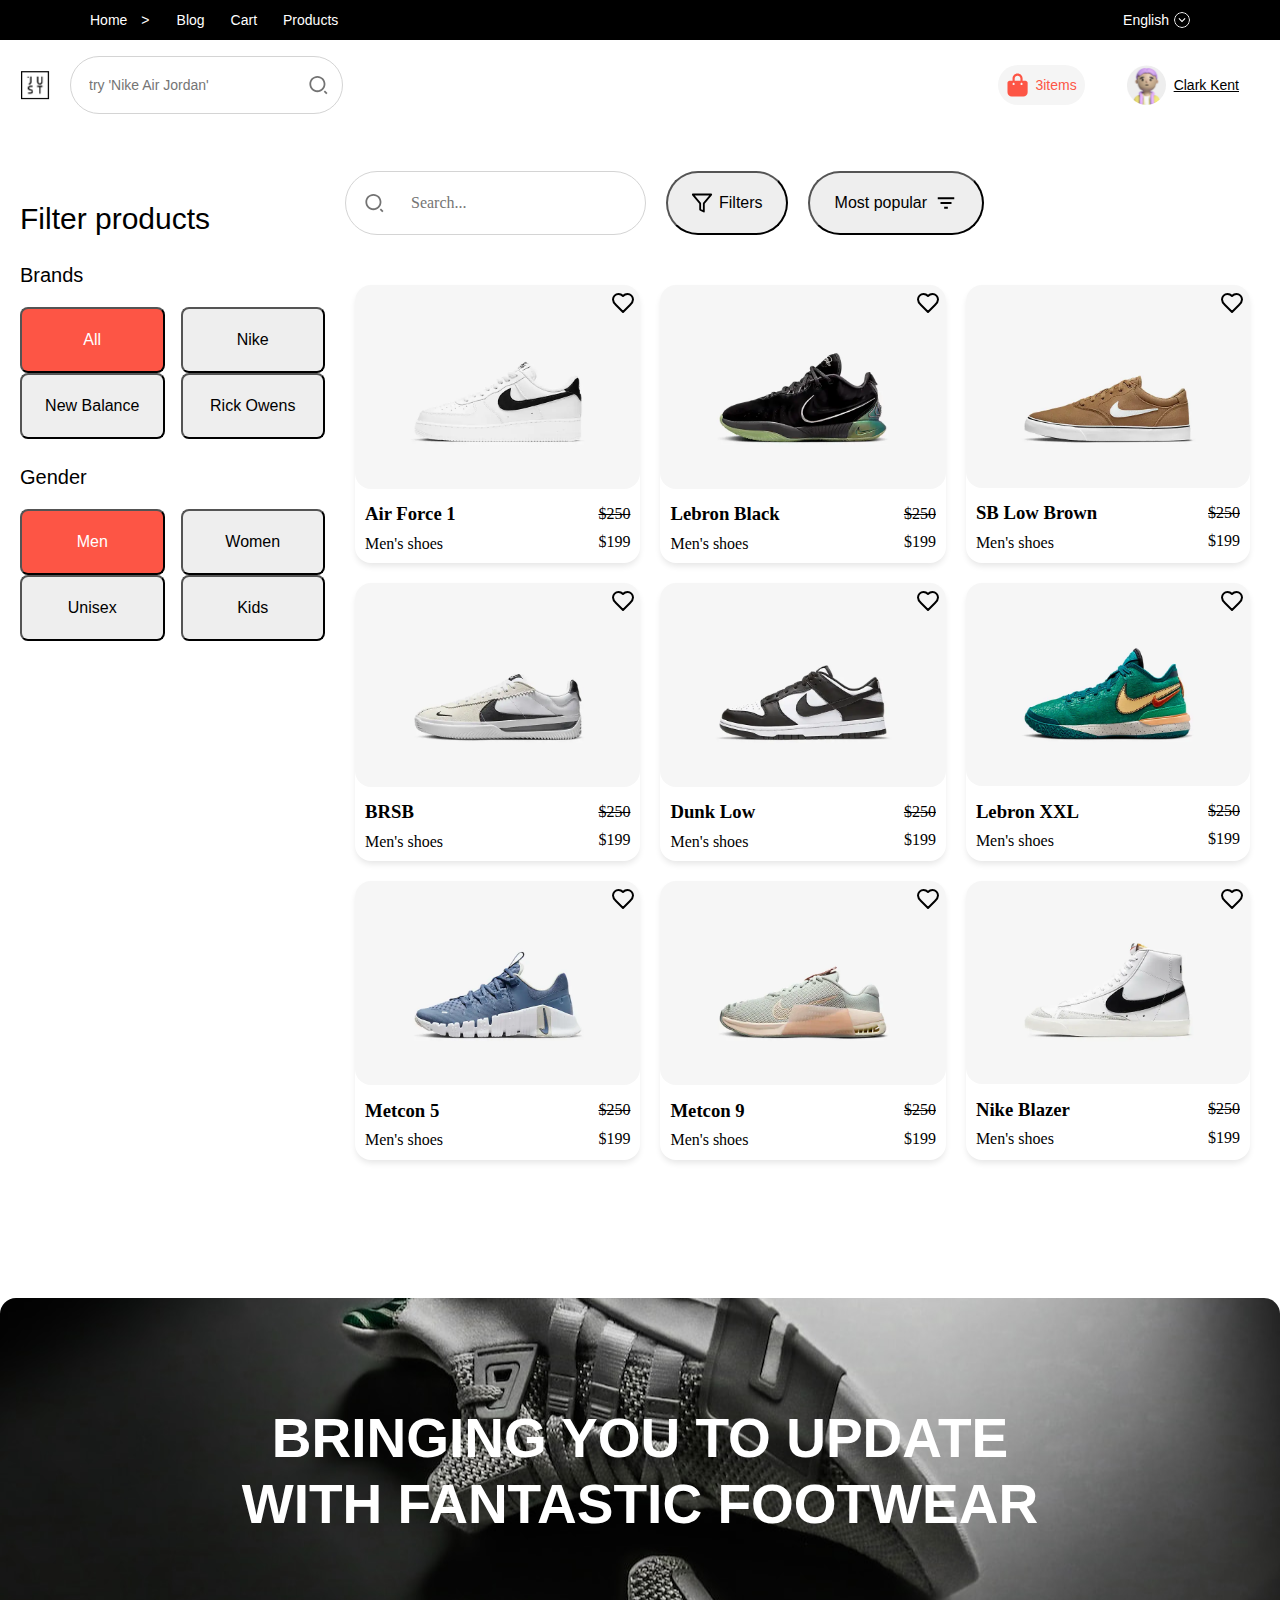
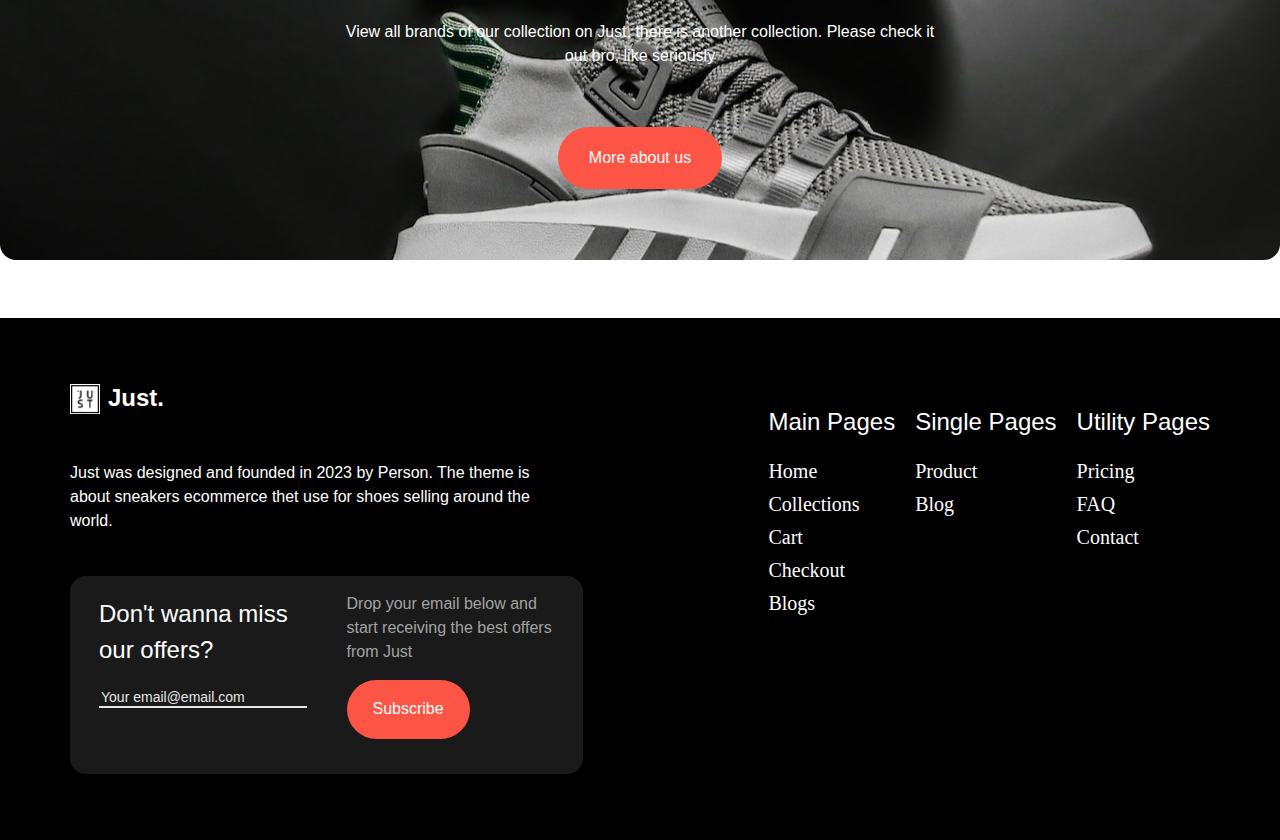
<file: products.html>
<!DOCTYPE html>
<html lang="en">

<head>
    <meta charset="UTF-8">
    <meta name="viewport" content="width=device-width, initial-scale=1.0">
    <title>Sign Up</title>
    <link rel="stylesheet" href="./css/normalize.css">
    <link rel="stylesheet" href="./css/main.css">
    <link rel="stylesheet" href="./css/home.css">
    <link rel="stylesheet" href="./css/products.css">
</head>

<body>
    <div class="header-wrapper">
        <nav class="top-nav">
            <div class="top-nav-content container">
                <div class="nav-links">
                    <a href="./index.html" class="nav-home">Home</a>>
                    <ul class="nav-items">
                        <li>
                            <a href="./blog.html" class="nav-item">Blog</a>
                        </li>
                        <li>
                            <a href="./cart.html" class="nav-item">Cart</a>
                        </li>
                        <li>
                            <a href="./products.html" class="nav-item">Products</a>
                        </li>
                    </ul>
                </div>
                <div class="language-selector">
                    <span class="language-text">English</span>
                    <img src="./images/language.svg" alt="" class="language-icon" />
                </div>
            </div>
        </nav>
        <header class="main-header container">
            <div class="search-section">
                <img src="./images/company-logo.jpg" alt="Company Logo" class="site-logo" />
                <div class="search-container">
                    <label for="searchInput" class="visually-hidden">Search products</label>
                    <input type="search" id="searchInput" class="search-input" placeholder="try 'Nike Air Jordan'"
                        aria-label="Search products" />
                    <img src="./images/lupa.svg" alt="Search" class="search-icon" />
                </div>
            </div>
            <div class="user-actions">
                <a href="./cart.html" style="text-decoration: none;" class="cart-button"
                    aria-label="Shopping cart with 3 items">
                    <img src="./images/cart.svg" alt="" class="cart-icon" />
                    <span class="cart-count">3<span class="hidden-673">items</span></span>
                </a>
                <a href="./signup.html" class="user-profile">
                    <img src="./images/placeholder.png" alt="Profile picture of Clark Kent" class="profile-image" />
                    <span class="profile-name hidden-673">Clark Kent</span>
                </a>
            </div>
        </header>

    </div>
    <main>
        <section class="filter-section container">
            <aside class="filter-sidebar">
                <h2 class="filter-heading">Filter products</h2>

                <div class="filter-group">
                    <h3 class="filter-group-title">Brands</h3>
                    <div class="filter-buttons">
                        <button class="btn btn-primary">All</button>
                        <button class="btn btn-secondary">Nike</button>
                    </div>
                    <div class="filter-buttons">
                        <button class="btn btn-secondary">New Balance</button>
                        <button class="btn btn-secondary">Rick Owens</button>
                    </div>
                </div>

                <div class="filter-group">
                    <h3 class="filter-group-title">Gender</h3>
                    <div class="filter-buttons">
                        <button class="btn btn-primary">Men</button>
                        <button class="btn btn-secondary">Women</button>
                    </div>
                    <div class="filter-buttons">
                        <button class="btn btn-secondary">Unisex</button>
                        <button class="btn btn-secondary">Kids</button>
                    </div>
                </div>


            </aside>

            <main class="products-section">
                <div class="products-header">
                    <div class="products-search">
                        <img src="./images/lupa.svg" alt="" class="search-icon">
                        <input class="search-input" type=" search" placeholder="Search..." aria-label="Search products">
                    </div>

                    <button class="filter-button">
                        <img src="./images/more-filters.svg" alt="" class="search-icon">
                        <span>Filters</span>
                    </button>

                    <button class="sort-button">
                        <span>Most popular</span>
                        <img src="./images/popular.svg" alt="" class="search-icon">
                    </button>
                </div>
                <ul class="deals-list" style="padding: 10px;">
                    <li class="card">
                        <a style="text-decoration: none; color: black;" href="./product.html?id=1">
                            <img class="card-image" src="./images/airForce1.webp" alt="Air Force 1" />
                            <div class="flex">
                                <div>
                                    <h3>Air Force 1</h3>
                                    <p>Men's shoes</p>
                                </div>
                                <div>
                                    <del>$250</del>
                                    <span>$199</span>
                                </div>
                            </div>
                            <svg xmlns="http://www.w3.org/2000/svg" width="24" height="24" viewBox="0 0 24 24"
                                fill="none" stroke="currentColor" stroke-width="2" stroke-linecap="round"
                                stroke-linejoin="round" class="lucide lucide-heart">
                                <path
                                    d="M19 14c1.49-1.46 3-3.21 3-5.5A5.5 5.5 0 0 0 16.5 3c-1.76 0-3 .5-4.5 2-1.5-1.5-2.74-2-4.5-2A5.5 5.5 0 0 0 2 8.5c0 2.3 1.5 4.05 3 5.5l7 7Z" />
                            </svg>
                        </a>
                    </li>
                    <li class="card">
                        <a style="text-decoration: none; color: black;" href="./product.html?id=2">
                            <img class="card-image" src="./images/lebronBlack.webp" alt="Lebron Black" />
                            <div class="flex">
                                <div>
                                    <h3>Lebron Black</h3>
                                    <p>Men's shoes</p>
                                </div>
                                <div>
                                    <del>$250</del>
                                    <span>$199</span>
                                </div>
                            </div>
                            <svg xmlns="http://www.w3.org/2000/svg" width="24" height="24" viewBox="0 0 24 24"
                                fill="none" stroke="currentColor" stroke-width="2" stroke-linecap="round"
                                stroke-linejoin="round" class="lucide lucide-heart">
                                <path
                                    d="M19 14c1.49-1.46 3-3.21 3-5.5A5.5 5.5 0 0 0 16.5 3c-1.76 0-3 .5-4.5 2-1.5-1.5-2.74-2-4.5-2A5.5 5.5 0 0 0 2 8.5c0 2.3 1.5 4.05 3 5.5l7 7Z" />
                            </svg>
                        </a>
                    </li>
                    <li class="card">
                        <a style="text-decoration: none; color: black;" href="./product.html?id=3">
                            <img class="card-image" src="./images/brownsb.webp" alt="SB Low Brown" />
                            <div class="flex">
                                <div>
                                    <h3>SB Low Brown</h3>
                                    <p>Men's shoes</p>
                                </div>
                                <div>
                                    <del>$250</del>
                                    <span>$199</span>
                                </div>
                            </div>
                            <svg xmlns="http://www.w3.org/2000/svg" width="24" height="24" viewBox="0 0 24 24"
                                fill="none" stroke="currentColor" stroke-width="2" stroke-linecap="round"
                                stroke-linejoin="round" class="lucide lucide-heart">
                                <path
                                    d="M19 14c1.49-1.46 3-3.21 3-5.5A5.5 5.5 0 0 0 16.5 3c-1.76 0-3 .5-4.5 2-1.5-1.5-2.74-2-4.5-2A5.5 5.5 0 0 0 2 8.5c0 2.3 1.5 4.05 3 5.5l7 7Z" />
                            </svg>
                        </a>
                    </li>
                    <li class="card">
                        <a style="text-decoration: none; color: black;" href="./product.html?id=4">
                            <img class="card-image" src="./images/brsb.webp" alt="BRSB" />
                            <div class="flex">
                                <div>
                                    <h3>BRSB</h3>
                                    <p>Men's shoes</p>
                                </div>
                                <div>
                                    <del>$250</del>
                                    <span>$199</span>
                                </div>
                            </div>
                            <svg xmlns="http://www.w3.org/2000/svg" width="24" height="24" viewBox="0 0 24 24"
                                fill="none" stroke="currentColor" stroke-width="2" stroke-linecap="round"
                                stroke-linejoin="round" class="lucide lucide-heart">
                                <path
                                    d="M19 14c1.49-1.46 3-3.21 3-5.5A5.5 5.5 0 0 0 16.5 3c-1.76 0-3 .5-4.5 2-1.5-1.5-2.74-2-4.5-2A5.5 5.5 0 0 0 2 8.5c0 2.3 1.5 4.05 3 5.5l7 7Z" />
                            </svg>
                        </a>
                    </li>
                    <li class="card">
                        <a style="text-decoration: none; color: black;" href="./product.html?id=5">
                            <img class="card-image" src="./images/dunklow.webp" alt="Dunk Low" />
                            <div class="flex">
                                <div>
                                    <h3>Dunk Low</h3>
                                    <p>Men's shoes</p>
                                </div>
                                <div>
                                    <del>$250</del>
                                    <span>$199</span>
                                </div>
                            </div>
                            <svg xmlns="http://www.w3.org/2000/svg" width="24" height="24" viewBox="0 0 24 24"
                                fill="none" stroke="currentColor" stroke-width="2" stroke-linecap="round"
                                stroke-linejoin="round" class="lucide lucide-heart">
                                <path
                                    d="M19 14c1.49-1.46 3-3.21 3-5.5A5.5 5.5 0 0 0 16.5 3c-1.76 0-3 .5-4.5 2-1.5-1.5-2.74-2-4.5-2A5.5 5.5 0 0 0 2 8.5c0 2.3 1.5 4.05 3 5.5l7 7Z" />
                            </svg>
                        </a>
                    </li>
                    <li class="card">
                        <a style="text-decoration: none; color: black;" href="./product.html?id=6">
                            <img class="card-image" src="./images/lebronxx.webp" alt="Lebron XXL" />
                            <div class="flex">
                                <div>
                                    <h3>Lebron XXL</h3>
                                    <p>Men's shoes</p>
                                </div>
                                <div>
                                    <del>$250</del>
                                    <span>$199</span>
                                </div>
                            </div>
                            <svg xmlns="http://www.w3.org/2000/svg" width="24" height="24" viewBox="0 0 24 24"
                                fill="none" stroke="currentColor" stroke-width="2" stroke-linecap="round"
                                stroke-linejoin="round" class="lucide lucide-heart">
                                <path
                                    d="M19 14c1.49-1.46 3-3.21 3-5.5A5.5 5.5 0 0 0 16.5 3c-1.76 0-3 .5-4.5 2-1.5-1.5-2.74-2-4.5-2A5.5 5.5 0 0 0 2 8.5c0 2.3 1.5 4.05 3 5.5l7 7Z" />
                            </svg>
                        </a>
                    </li>
                    <li class="card">
                        <a style="text-decoration: none; color: black;" href="./product.html?id=7">
                            <img class="card-image" src="./images/metcon5.webp" alt="Jordan Sky" />
                            <div class="flex">
                                <div>
                                    <h3>Metcon 5</h3>
                                    <p>Men's shoes</p>
                                </div>
                                <div>
                                    <del>$250</del>
                                    <span>$199</span>
                                </div>
                            </div>
                            <svg xmlns="http://www.w3.org/2000/svg" width="24" height="24" viewBox="0 0 24 24"
                                fill="none" stroke="currentColor" stroke-width="2" stroke-linecap="round"
                                stroke-linejoin="round" class="lucide lucide-heart">
                                <path
                                    d="M19 14c1.49-1.46 3-3.21 3-5.5A5.5 5.5 0 0 0 16.5 3c-1.76 0-3 .5-4.5 2-1.5-1.5-2.74-2-4.5-2A5.5 5.5 0 0 0 2 8.5c0 2.3 1.5 4.05 3 5.5l7 7Z" />
                            </svg>
                        </a>
                    </li>
                    <li class="card">
                        <a style="text-decoration: none; color: black;" href="./product.html?id=8">
                            <img class="card-image" src="./images/metcon9.webp" alt="Panda White" />
                            <div class="flex">
                                <div>
                                    <h3>Metcon 9</h3>
                                    <p>Men's shoes</p>
                                </div>
                                <div>
                                    <del>$250</del>
                                    <span>$199</span>
                                </div>
                            </div>
                            <svg xmlns="http://www.w3.org/2000/svg" width="24" height="24" viewBox="0 0 24 24"
                                fill="none" stroke="currentColor" stroke-width="2" stroke-linecap="round"
                                stroke-linejoin="round" class="lucide lucide-heart">
                                <path
                                    d="M19 14c1.49-1.46 3-3.21 3-5.5A5.5 5.5 0 0 0 16.5 3c-1.76 0-3 .5-4.5 2-1.5-1.5-2.74-2-4.5-2A5.5 5.5 0 0 0 2 8.5c0 2.3 1.5 4.05 3 5.5l7 7Z" />
                            </svg>
                        </a>
                    </li>
                    <li class="card">
                        <a style="text-decoration: none; color: black;" href="./product.html?id=9">
                            <img class="card-image" src="./images/nike_blazer.webp" alt="Jordan Pink" />
                            <div class="flex">
                                <div>
                                    <h3>Nike Blazer</h3>
                                    <p>Men's shoes</p>
                                </div>
                                <div>
                                    <del>$250</del>
                                    <span>$199</span>
                                </div>
                            </div>
                            <svg xmlns="http://www.w3.org/2000/svg" width="24" height="24" viewBox="0 0 24 24"
                                fill="none" stroke="currentColor" stroke-width="2" stroke-linecap="round"
                                stroke-linejoin="round" class="lucide lucide-heart">
                                <path
                                    d="M19 14c1.49-1.46 3-3.21 3-5.5A5.5 5.5 0 0 0 16.5 3c-1.76 0-3 .5-4.5 2-1.5-1.5-2.74-2-4.5-2A5.5 5.5 0 0 0 2 8.5c0 2.3 1.5 4.05 3 5.5l7 7Z" />
                            </svg>
                        </a>
                    </li>
                </ul>
            </main>
        </section>


        <section class="hero-container">
            <div class="hero-content">
                <h1 class="hero-title">
                    BRINGING YOU TO UPDATE
                    WITH FANTASTIC FOOTWEAR
                </h1>
                <p class="hero-description">
                    View all brands of our collection on Just, there is another
                    collection. Please check it
                    <br />
                    out bro, like seriously
                </p>
                <button class="cta-button" tabindex="0">More about us</button>
            </div>
        </section>
    </main>

    <footer class="footer-container">
        <div class="footer-content">
            <div class="brand-section">
                <div class="brand-header">
                    <img src="./images/company-logo.jpg" alt="Just Logo" class="brand-logo" />
                    <span>Just.</span>
                </div>
                <p class="brand-description">
                    Just was designed and founded in 2023 by Person. The theme is about
                    sneakers ecommerce thet use for shoes selling around the world.
                </p>
                <form class="newsletter-container">
                    <div class="newsletter-content">
                        <div class="newsletter-left">
                            <div class="newsletter-header">
                                <h2 class="newsletter-title">
                                    Don't wanna miss our offers?
                                </h2>
                                <label for="emailInput" class="visually-hidden">Enter your email</label>
                                <input type="email" id="emailInput" class="newsletter-input"
                                    placeholder="Your email@email.com" aria-label="Enter your email" required />
                            </div>
                        </div>
                        <div class="newsletter-right">
                            <div class="newsletter-description-wrapper">
                                <p class="newsletter-description">
                                    Drop your email below and<br />
                                    start receiving the best offers<br />
                                    from Just
                                </p>
                                <button type="submit" class="subscribe-button">Subscribe</button>
                            </div>
                        </div>
                    </div>
                </form>
            </div>

            <div class="footer-nav">
                <nav class="main-pages">
                    <h3 class="pages-title">Main Pages</h3>
                    <ul>
                        <li>
                            <a href="#" class="nav-link">Home</a>
                        </li>
                        <li>
                            <a href="#" class="nav-link">Collections</a>
                        </li>
                        <li>
                            <a href="#" class="nav-link">Cart</a>
                        </li>
                        <li>
                            <a href="#" class="nav-link">Checkout</a>
                        </li>
                        <li>
                            <a href="#" class="nav-link">Blogs</a>
                        </li>
                    </ul>
                </nav>

                <nav class="main-pages">
                    <h3 class="pages-title">Single Pages</h3>
                    <ul>
                        <li>
                            <a href="#" class="nav-link">Product</a>
                        </li>
                        <li>
                            <a href="#" class="nav-link">Blog</a>
                        </li>
                    </ul>
                </nav>

                <nav class="main-pages">
                    <h3 class="pages-title">Utility Pages</h3>
                    <ul>
                        <li>
                            <a href="#" class="nav-link">Pricing</a>
                        </li>
                        <li>
                            <a href="#" class="nav-link">FAQ</a>
                        </li>
                        <li>
                            <a href="#" class="nav-link">Contact</a>
                        </li>
                    </ul>
                </nav>
            </div>
        </div>
    </footer>
</body>

</html>
</file>
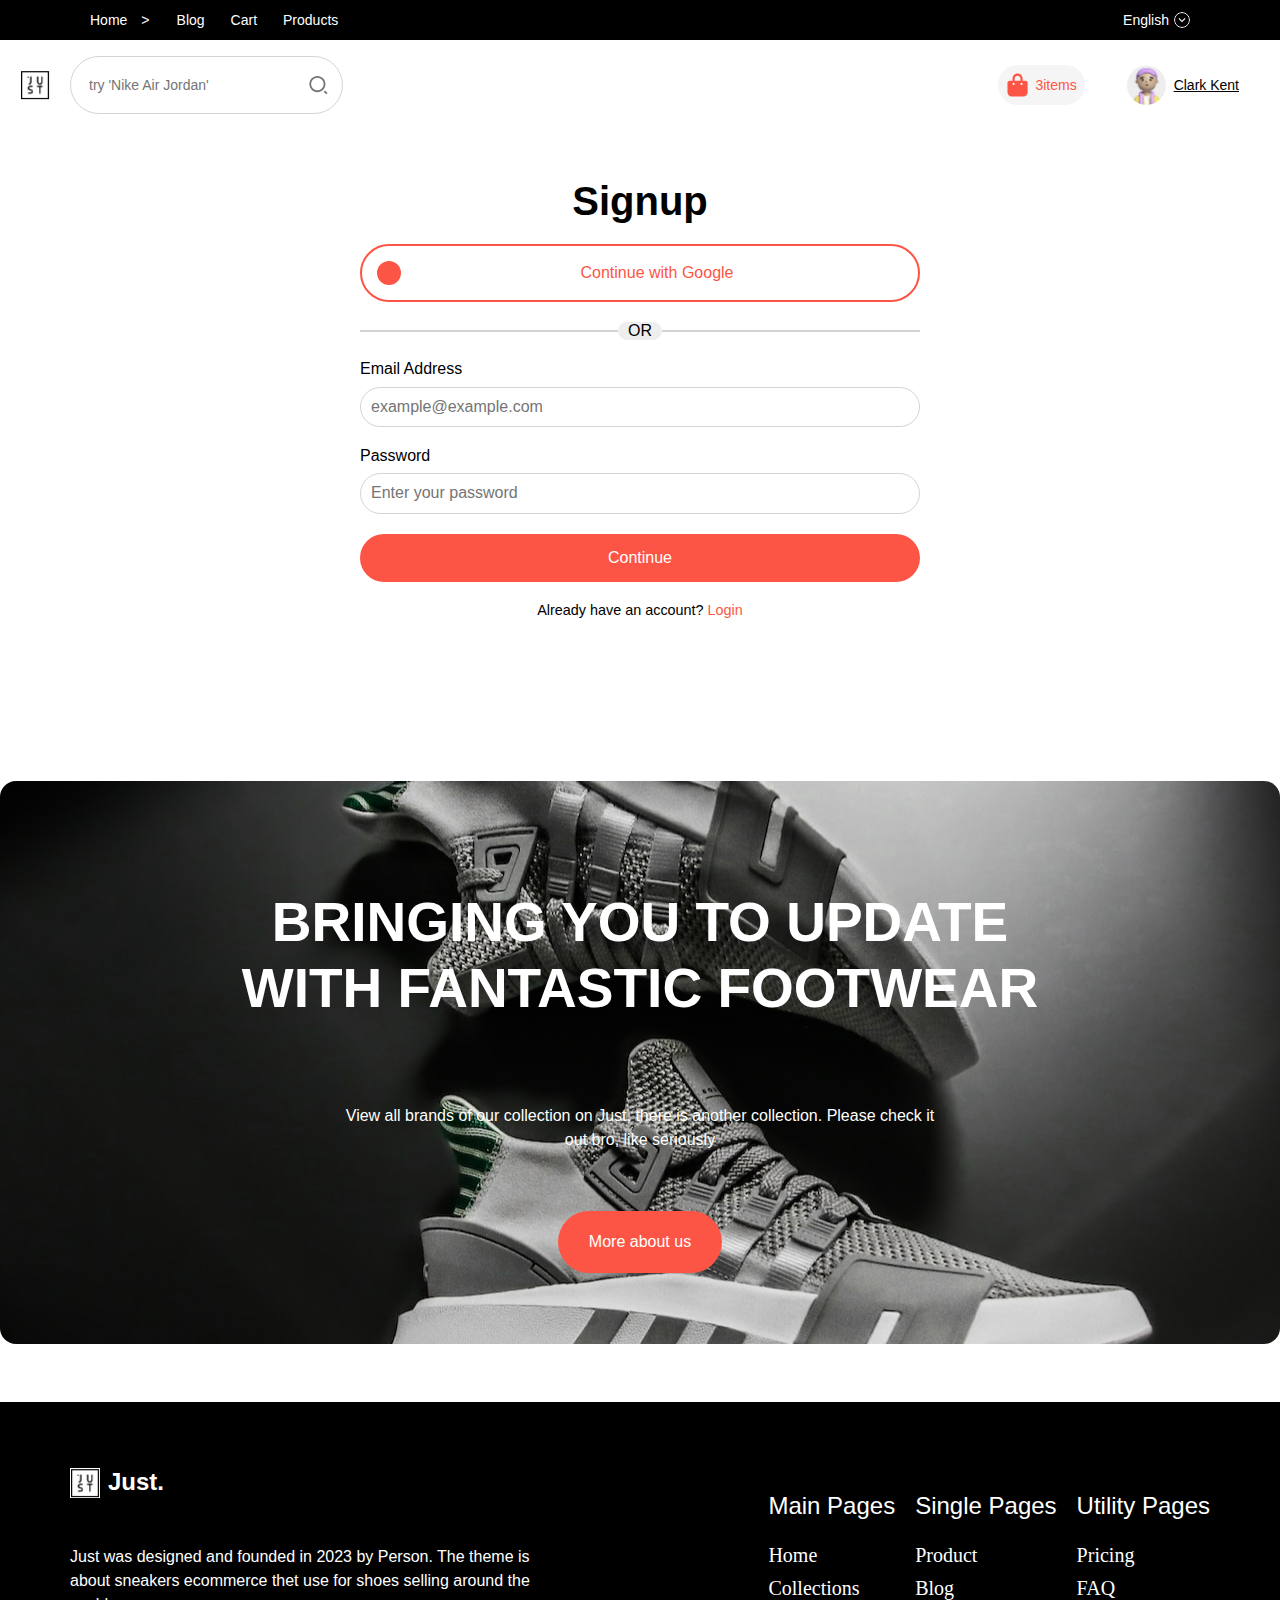
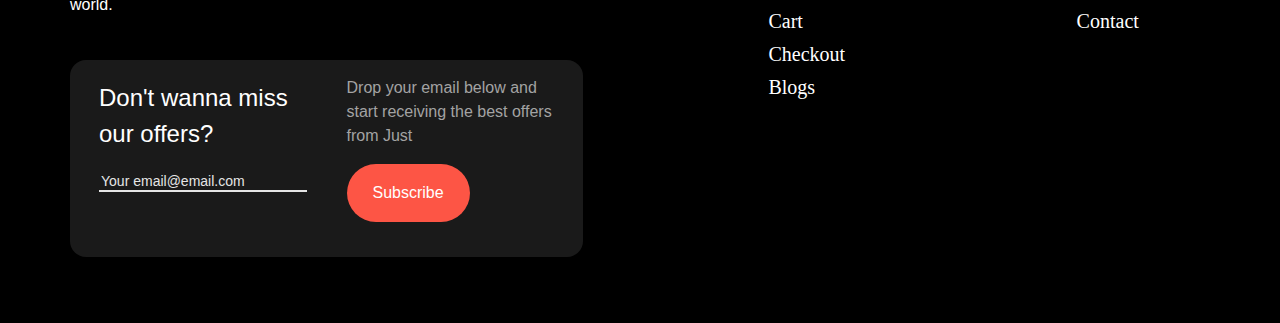
<file: signup.html>
<!DOCTYPE html>
<html lang="en">

<head>
    <meta charset="UTF-8">
    <meta name="viewport" content="width=device-width, initial-scale=1.0">
    <title>Sign Up</title>
    <link rel="stylesheet" href="./css/normalize.css">
    <link rel="stylesheet" href="./css/main.css">
    <link rel="stylesheet" href="./css/home.css">
</head>

<body>
    <div class="header-wrapper">
        <nav class="top-nav">
            <div class="top-nav-content container">
                <div class="nav-links">
                    <a href="./index.html" class="nav-home">Home</a>>
                    <ul class="nav-items">
                        <li>
                            <a href="./blog.html" class="nav-item">Blog</a>
                        </li>
                        <li>
                            <a href="./cart.html" class="nav-item">Cart</a>
                        </li>
                        <li>
                            <a href="./products.html" class="nav-item">Products</a>
                        </li>
                    </ul>
                </div>
                <div class="language-selector">
                    <span class="language-text">English</span>
                    <img src="./images/language.svg" alt="" class="language-icon" />
                </div>
            </div>
        </nav>
        <header class="main-header container">
            <div class="search-section">
                <img src="./images/company-logo.jpg" alt="Company Logo" class="site-logo" />
                <div class="search-container">
                    <label for="searchInput" class="visually-hidden">Search products</label>
                    <input type="search" id="searchInput" class="search-input" placeholder="try 'Nike Air Jordan'"
                        aria-label="Search products" />
                    <img src="./images/lupa.svg" alt="Search" class="search-icon" />
                </div>
            </div>
            <div class="user-actions">
                <a href="./cart.html" style="text-decoration: none;" class="cart-button"
                    aria-label="Shopping cart with 3 items">
                    <img src="./images/cart.svg" alt="" class="cart-icon" />
                    <span class="cart-count">3<span class="hidden-673">items</span></span>
                </a>
                <a href="./signup.html" class="user-profile">
                    <img src="./images/placeholder.png" alt="Profile picture of Clark Kent" class="profile-image" />
                    <span class="profile-name hidden-673">Clark Kent</span>
                </a>
            </div>
        </header>

    </div>
    <main>
        <section style="max-width: 600px; margin: 0 auto; padding: 20px; font-family: Poppins, sans-serif;">
            <h1 style="text-align: center; font-size: 2.5rem; margin-bottom: 20px; font-weight: 600;">Signup</h1>
            <!-- Google Signup -->
            <button
                style="width: 100%; padding: 15px; border: 2px solid #FD5545; border-radius: 50px; display: flex; align-items: center; gap: 10px; background: none; cursor: pointer; font-size: 1rem; font-weight: 500; color: #FD5545;">
                <div style="width: 24px; height: 24px; background: #FD5545; border-radius: 50%;"></div>
                <span style="flex-grow: 1; text-align: center;">Continue with Google</span>
            </button>
            <!-- OR Divider -->
            <div style="display: flex; align-items: center; margin: 20px 0;">
                <hr style="flex-grow: 1; border: 1px solid #D4D4D4;" />
                <span style="padding: 0 10px; background: #EEEEEE; border-radius: 9999px;">OR</span>
                <hr style="flex-grow: 1; border: 1px solid #D4D4D4;" />
            </div>
            <!-- Form Start -->
            <form>
                <label for="email" style="display: block; margin-bottom: 8px; font-size: 1rem; font-weight: 500;">Email
                    Address</label>
                <input type="email" id="email" placeholder="example@example.com"
                    style="width: 100%; padding: 10px; border: 1px solid #D4D4D4; border-radius: 50px; margin-bottom: 20px; font-size: 1rem;"
                    required />
                <label for="password"
                    style="display: block; margin-bottom: 8px; font-size: 1rem; font-weight: 500;">Password</label>
                <input type="password" id="password" placeholder="Enter your password"
                    style="width: 100%; padding: 10px; border: 1px solid #D4D4D4; border-radius: 50px; margin-bottom: 20px; font-size: 1rem;"
                    required />
                <button type="submit"
                    style="width: 100%; padding: 15px; background: #FD5545; border: none; border-radius: 50px; color: white; font-size: 1rem; font-weight: 500; cursor: pointer;">
                    Continue
                </button>
            </form>
            <!-- Login Link -->
            <p style="text-align: center; margin-top: 20px; font-size: 0.9rem;">
                Already have an account?
                <span style="color: #FD5545; text-decoration: none;">Login</span>
            </p>
        </section>



        <section class="hero-container">
            <div class="hero-content">
                <h1 class="hero-title">
                    BRINGING YOU TO UPDATE
                    WITH FANTASTIC FOOTWEAR
                </h1>
                <p class="hero-description">
                    View all brands of our collection on Just, there is another
                    collection. Please check it
                    <br />
                    out bro, like seriously
                </p>
                <button class="cta-button" tabindex="0">More about us</button>
            </div>
        </section>
    </main>

    <footer class="footer-container">
        <div class="footer-content">
            <div class="brand-section">
                <div class="brand-header">
                    <img src="./images/company-logo.jpg" alt="Just Logo" class="brand-logo" />
                    <span>Just.</span>
                </div>
                <p class="brand-description">
                    Just was designed and founded in 2023 by Person. The theme is about
                    sneakers ecommerce thet use for shoes selling around the world.
                </p>
                <form class="newsletter-container">
                    <div class="newsletter-content">
                        <div class="newsletter-left">
                            <div class="newsletter-header">
                                <h2 class="newsletter-title">
                                    Don't wanna miss our offers?
                                </h2>
                                <label for="emailInput" class="visually-hidden">Enter your email</label>
                                <input type="email" id="emailInput" class="newsletter-input"
                                    placeholder="Your email@email.com" aria-label="Enter your email" required />
                            </div>
                        </div>
                        <div class="newsletter-right">
                            <div class="newsletter-description-wrapper">
                                <p class="newsletter-description">
                                    Drop your email below and<br />
                                    start receiving the best offers<br />
                                    from Just
                                </p>
                                <button type="submit" class="subscribe-button">Subscribe</button>
                            </div>
                        </div>
                    </div>
                </form>
            </div>

            <div class="footer-nav">
                <nav class="main-pages">
                    <h3 class="pages-title">Main Pages</h3>
                    <ul>
                        <li>
                            <a href="#" class="nav-link">Home</a>
                        </li>
                        <li>
                            <a href="#" class="nav-link">Collections</a>
                        </li>
                        <li>
                            <a href="#" class="nav-link">Cart</a>
                        </li>
                        <li>
                            <a href="#" class="nav-link">Checkout</a>
                        </li>
                        <li>
                            <a href="#" class="nav-link">Blogs</a>
                        </li>
                    </ul>
                </nav>

                <nav class="main-pages">
                    <h3 class="pages-title">Single Pages</h3>
                    <ul>
                        <li>
                            <a href="#" class="nav-link">Product</a>
                        </li>
                        <li>
                            <a href="#" class="nav-link">Blog</a>
                        </li>
                    </ul>
                </nav>

                <nav class="main-pages">
                    <h3 class="pages-title">Utility Pages</h3>
                    <ul>
                        <li>
                            <a href="#" class="nav-link">Pricing</a>
                        </li>
                        <li>
                            <a href="#" class="nav-link">FAQ</a>
                        </li>
                        <li>
                            <a href="#" class="nav-link">Contact</a>
                        </li>
                    </ul>
                </nav>
            </div>
        </div>
    </footer>
</body>

</html>
</file>
<file: css/main.css>
ul {
    list-style-type: none;
    margin: 0;
    padding: 0;
}

* {
    box-sizing: border-box;
}



.visually-hidden {
    clip: rect(0 0 0 0);
    clip-path: inset(50%);
    height: 1px;
    overflow: hidden;
    position: absolute;
    white-space: nowrap;
    width: 1px;
}

.header-wrapper {
    background-color: #fff;
    display: flex;
    width: 100%;
    padding-bottom: 17px;
    flex-direction: column;
    font: 14px Poppins, sans-serif;
}

.top-nav {
    background-color: #000;
    display: flex;
    width: 100%;
    flex-direction: column;
    align-items: center;
    color: #fff;
    font-weight: 500;
    white-space: nowrap;
    justify-content: center;
    padding: 12px 70px;
}

.top-nav-content {
    display: flex;
    width: 100%;
    max-width: 1384px;
    gap: 20px;
    flex-wrap: wrap;
    justify-content: space-between;
}

.nav-links {
    text-decoration: none;
    color: #fff;
    display: flex;
    gap: 14px;
    flex-wrap: wrap;
}

.nav-home {
    text-decoration: none;
    color: #fff;
    margin: auto 0;
}

.nav-items {
    display: flex;
    flex-wrap: wrap;
    flex-basis: auto;
}

.nav-item {
    text-decoration: none;
    color: #fff;
    padding: 4px 13px;
}

.language-selector {
    display: flex;
    gap: 5px;
    text-align: center;
    margin: auto 0;
}

.language-text {
    flex-grow: 1;
}

.language-icon {
    aspect-ratio: 1;
    object-fit: contain;
    object-position: center;
    width: 16px;
    border-radius: 9999px;
}

.main-header {
    align-self: center;
    display: flex;
    margin-top: 16px;
    width: 100%;
    max-width: 1396px;
    gap: 20px;
    font-weight: 400;
    flex-wrap: wrap;
    justify-content: space-between;
}

.search-section {
    display: flex;
    gap: 20px;
    color: #737373;
    flex-wrap: wrap;
}

.site-logo {
    aspect-ratio: 1;
    object-fit: contain;
    object-position: center;
    width: 30px;
    margin: auto 0;
}

.search-container {
    border-radius: 9999px;
    display: flex;
    gap: 20px;
    flex-wrap: wrap;
    flex-grow: 1;
    flex-basis: auto;
    padding: 5px 13px 5px 1px;
    border: 1px solid #d4d4d4;
}

.search-input {
    border: none;
    border-radius: 9999px;
    background-color: #fff;
    overflow: hidden;
    flex-grow: 1;
    width: fit-content;
    padding: 15px 17px;
}

.search-icon {
    aspect-ratio: 0.92;
    object-fit: contain;
    object-position: center;
    width: 22px;
    margin: auto 0;
}

.user-actions {
    display: flex;
    gap: 20px;
    margin: auto 0;
}

.notification-icon {
    align-self: start;
    display: flex;
    width: 30px;
    height: 30px;
}

.cart-button {
    border-radius: 9999px;
    background-color: #f5f5f5;
    display: flex;
    gap: 5px;
    color: #fd5545;
    text-align: center;
    padding: 8px;
}

.cart-icon {
    aspect-ratio: 1;
    object-fit: contain;
    object-position: center;
    width: 24px;
}

.cart-count {
    margin: auto 0;
}

.user-profile {
    display: flex;
    gap: 8px;
    color: #000;
    padding: 0 21px;
}

.profile-image {
    aspect-ratio: 1;
    object-fit: contain;
    object-position: center;
    width: 40px;
    border-radius: 9999px;
}

.profile-name {
    margin: auto 0;
}

@media (max-width: 991px) {
    .header-wrapper {
        max-width: 100%;
    }

    .top-nav {
        max-width: 100%;
        white-space: initial;
        padding: 0 20px;
    }

    .top-nav-content {
        max-width: 100%;
        white-space: initial;
    }

    .nav-links {
        white-space: initial;
    }

    .nav-items {
        white-space: initial;
    }

    .nav-item {
        white-space: initial;
    }

    .language-selector {
        white-space: initial;
    }

    .main-header {
        max-width: 100%;
    }

    .search-section {
        max-width: 100%;
    }

    .search-container {
        max-width: 100%;
    }

    .search-input {
        max-width: 100%;
        padding-right: 20px;
    }

    .user-profile {
        padding: 0 20px;
    }
}

/* Footer */

.footer-container {
    background: #000;
    display: flex;
    margin-top: 58px;
    width: 100%;
    flex-direction: column;
    align-items: center;
    justify-content: center;
    padding: 66px 70px;
}

.footer-content {
    display: flex;
    width: 100%;
    max-width: 1322px;
    align-items: start;
    gap: 20px;
    justify-content: space-between;
}

@media screen and (max-width: 992px) {
    .footer-content {
        flex-direction: column;
        align-items: center;
        justify-content: center;
    }

    .brand-section {
        margin-inline: auto;
    }

    .footer-nav {
        display: flex;
        flex-direction: column;
    }
}

.footer-nav {
    display: flex;
    align-items: start;
    gap: 20px;
    justify-content: space-between;
}

.newsletter-container {
    border-radius: 16px;
    background-color: rgba(255, 255, 255, 0.1);
    margin-top: 43px;
    padding: 0 29px;
}

.newsletter-content {
    gap: 20px;
    display: flex;
}

.newsletter-left {
    display: flex;
    flex-direction: column;
    line-height: normal;
    width: 50%;
    margin-left: 0;
}

.newsletter-header {
    display: flex;
    flex-direction: column;
    font-family: Poppins, sans-serif;
}

.newsletter-title {
    color: #fff;
    font-size: 24px;
    font-weight: 500;
    line-height: 36px;
}

.newsletter-input::placeholder {
    color: #e5e5e5;
}

.newsletter-input {
    color: #e5e5e5;
    font-size: 14px;
    font-weight: 400;
    font-family: Poppins, sans-serif;
    background: transparent;
    border: none;
    border-bottom: 2px solid #e5e5e5;
    width: 100%;
}

.newsletter-right {
    display: flex;
    flex-direction: column;
    line-height: normal;
    width: 50%;
    margin-left: 20px;
}

.newsletter-description-wrapper {
    display: flex;
    flex-grow: 1;
    flex-direction: column;
    font: 16px Poppins, sans-serif;
}

.newsletter-description {
    color: #a3a3a3;
    font-weight: 400;
    line-height: 24px;
}

.subscribe-button {
    border-radius: 9999px;
    background-color: #fd5545;
    border: none;
    cursor: pointer;
    align-self: start;
    margin-bottom: 35px;
    color: #fff;
    font-weight: 500;
    white-space: nowrap;
    text-align: center;
    padding: 20px 26px;
    font-family: Poppins, sans-serif;
}

.visually-hidden {
    position: absolute;
    width: 1px;
    height: 1px;
    padding: 0;
    margin: -1px;
    overflow: hidden;
    clip: rect(0, 0, 0, 0);
    border: 0;
}

@media (max-width: 991px) {
    .newsletter-container {
        max-width: 100%;
        padding-right: 20px;
        margin-top: 40px;
    }

    .newsletter-content {
        flex-direction: column;
        align-items: stretch;
        gap: 0;
    }

    .newsletter-left {
        width: 100%;
    }

    .newsletter-header {
        margin-top: 40px;
    }

    .newsletter-input {
        margin-top: 40px;
    }

    .newsletter-right {
        width: 100%;
    }

    .newsletter-description-wrapper {
        margin-top: 40px;
    }

    .subscribe-button {
        white-space: initial;
        padding: 0 20px;
    }
}

.nav-section {
    display: flex;
    margin-top: 4px;
    flex-direction: column;
    align-items: start;
    color: #fff;
    font: 400 16px Poppins, sans-serif;
}

.nav-title {
    font: 500 24px Poppins, sans-serif;
    margin-bottom: 29px;
}

.main-pages ul {
    font-size: 20px;
    display: flex;
    flex-direction: column;
    list-style-type: none;
    margin: 0;
    gap: 10px;
}

.nav-link {
    margin-top: 32px;
    color: #fff;
    text-decoration: none;
}

.visually-hidden {
    position: absolute;
    width: 1px;
    height: 1px;
    padding: 0;
    margin: -1px;
    overflow: hidden;
    clip: rect(0, 0, 0, 0);
    border: 0;
}

.brand-section {
    width: 45%;
    align-self: stretch;
    display: flex;
    flex-direction: column;
}

.brand-header {
    align-self: start;
    display: flex;
    gap: 8px;
    color: #fff;
    font: 700 24px Poppins, sans-serif;
}

.brand-logo {
    aspect-ratio: 1;
    object-fit: contain;
    object-position: center;
    width: 30px;
}

.brand-description {
    color: #fff;
    margin: 47px 24px 0 0;
    font: 400 16px/24px Poppins, sans-serif;
}

.pages-title {
    color: #fff;
    font: 500 24px Poppins, sans-serif;
}

@media (max-width: 991px) {
    .footer-container {
        max-width: 100%;
        margin-top: 40px;
        padding: 0 20px;
    }

    .footer-content {
        max-width: 100%;
    }

    .brand-section {
        max-width: 100%;
    }

    .brand-description {
        max-width: 100%;
        margin: 40px 10px 0 0;
    }

    .newsletter-container {
        max-width: 100%;
        padding-right: 20px;
        margin-top: 40px;
    }

    .newsletter-grid {
        flex-direction: column;
        align-items: stretch;
        gap: 0;
    }

    .newsletter-content {
        margin-top: 40px;
        width: 100%;
    }

    .subscribe-btn {
        white-space: initial;
        padding: 20px;
    }
}

.product-image {
    aspect-ratio: 1;
    width: 100%;
    object-fit: contain;
    object-position: center;
    border-radius: 16px;
}

.flex {
    display: flex;
}

.flex-col {
    flex-direction: column;
}

.items-center {
    align-items: center;
}

.justify-center {
    justify-content: center;
}

.justify-between {
    justify-content: space-between;
}

.w-full {
    width: 100%;
}

.container {
    max-width: 1280px;
    margin-inline: auto;
    padding-inline: 20px;
}

.my-20 {
    margin-block: 20px;
}

.deals-list {
    position: relative;
    display: grid;
    grid-template-columns: auto auto auto;
    margin-inline: auto;
    gap: 20px;
}

@media screen and (max-width: 1000px) {
    .deals-list {
        grid-template-columns: auto auto;
    }
}

@media screen and (max-width: 450px) {
    .deals-list {
        grid-template-columns: auto;
    }
}


.card {
    background-color: #fff;
    border-radius: 16px;
    position: relative;
    box-shadow: 0 4px 6px -1px rgba(0, 0, 0, 0.1);

    svg {
        cursor: pointer;
        position: absolute;
        top: 2%;
        right: 2%;
    }

    h3,
    p {
        margin: 0;
    }

    img {
        background-color: #f6f6f6;
        object-fit: contain;
        width: 100%;
        aspect-ratio: 7/5;
        border-radius: 16px;
    }

    .flex {
        padding: 10px;
        display: flex;
        justify-content: space-between;
        align-items: center;

        div {
            display: flex;
            gap: 10px;
            flex-direction: column;
        }
    }
}

.more {
    display: inline-block;
    border-radius: 9999px;
    color: #fff;
    text-decoration: none;
    cursor: pointer;
    background-color: #fd776a;
    padding: 15px 20px;
}

.center-child {
    display: flex;
    justify-content: center;
    align-items: center;
}

@media screen and (max-width: 673px) {
    .hidden-673 {
        display: none;
    }

    .user-actions {
        justify-content: space-between;
        gap: 5px;
    }

    .main-header {
        flex-direction: column-reverse;
    }

    .search-section {
        width: 100%;
    }
}
</file>
<file: css/home.css>
.product-showcase {
    margin: 28px auto;
    width: 100%;
    max-width: 1388px;
}

.showcase-grid {
    gap: 20px;
    display: flex;
}

.main-product {
    padding: 10px 20px;
    border-radius: 16px;
    background-color: #eeeeee;
    display: flex;
    flex-direction: column;
    line-height: normal;
    width: 69%;
}

.product-card {
    flex-grow: 1;
    width: 100%;
    padding: 24px 20px;
}

.product-content {
    height: 100%;
    align-items: center;
    display: flex;
}

.product-info {
    display: flex;
    flex-direction: column;
    line-height: normal;
    width: 50%;
}

.product-details {
    display: flex;
    flex-grow: 1;
    flex-direction: column;
    font: 500 16px Poppins, sans-serif;
}

.tag-new {
    color: #FD5545;
    font-size: 20px;
}

.product-title {
    color: #000;
    font-size: 50px;
    line-height: 50px;
    letter-spacing: -1.25px;
    margin: 33px 0 0;
}

.product-description {
    color: #737373;
    font-weight: 400;
    line-height: 24px;
    margin: 51px 0 0;
}

.cta-button {
    border-radius: 9999px;
    background-color: #FD5545;
    color: #fff;
    text-align: center;
    padding: 22px 20px;
    margin: 43px 0 0;
    border: none;
    cursor: pointer;
}

.product-image-wrapper {
    display: flex;
    flex-direction: column;
    line-height: normal;
    width: 44%;
    margin-left: 20px;
}

.product-image {
    aspect-ratio: 1.11;
    object-fit: contain;
    object-position: center;
    width: 100%;
    margin: auto 0;
}

.promo-card {
    display: flex;
    flex-direction: column;
    line-height: normal;
    width: 31%;
    margin-left: 20px;
}

.promo-content {
    border-radius: 16px;
    background-color: #FD5545;
    display: flex;
    flex-grow: 1;
    flex-direction: column;
    align-items: start;
    color: #fff;
    width: 100%;
    padding: 25px 62px 25px 20px;
    font: 500 16px Poppins, sans-serif;
}

.promo-title {
    font-size: 40px;
    line-height: 40px;
}

.promo-description {
    font-weight: 400;
    line-height: 24px;
    margin: 50px 0 0;
}

.promo-button {
    border-radius: 9999px;
    background-color: #fff;
    color: #FD5545;
    text-align: center;
    padding: 22px;
    margin: 43px 0 0;
    border: none;
    cursor: pointer;
}

@media (max-width: 991px) {
    .product-showcase {
        max-width: 100%;
    }

    .showcase-grid {
        flex-direction: column;
        align-items: stretch;
        gap: 0;
    }

    .main-product {
        width: 100%;
    }

    .product-card {
        max-width: 100%;
        margin-top: 20px;
    }

    .product-content {
        flex-direction: column;
        align-items: stretch;
        gap: 0;
    }

    .product-info {
        width: 100%;
    }

    .product-details {
        max-width: 100%;
        margin-top: 40px;
    }

    .product-title {
        margin-right: 10px;
        font-size: 40px;
        line-height: 44px;
    }

    .product-description {
        max-width: 100%;
        margin-top: 40px;
    }

    .cta-button {
        margin-top: 40px;
    }

    .product-image-wrapper {
        width: 100%;
        margin-left: 0;
    }

    .product-image {
        margin-top: 40px;
    }

    .promo-card {
        width: 100%;
        margin-left: 0;
    }

    .promo-content {
        margin-top: 20px;
        padding-right: 20px;
    }

    .promo-description {
        margin-top: 40px;
    }

    .promo-button {
        margin-top: 40px;
        padding: 0 20px;
    }
}

.visually-hidden {
    position: absolute;
    width: 1px;
    height: 1px;
    padding: 0;
    margin: -1px;
    overflow: hidden;
    clip: rect(0, 0, 0, 0);
    border: 0;
}



.product-grid {
    margin: 40px auto;
    width: 100%;
}

.product-row {
    width: auto;
    max-width: 1280px;
    display: grid;
    grid-template-columns: auto auto auto auto;
    gap: 20px;
    margin-inline: auto;
}

@media screen and (max-width: 1350px) {
    .product-row {
        max-width: 975px;
        grid-template-columns: auto auto auto;
    }
}

@media screen and (max-width: 870px) {
    .product-row {
        max-width: 670px;
        grid-template-columns: auto auto;
    }
}

@media screen and (max-width: 620px) {
    .product-row {
        max-width: 305px;
        grid-template-columns: auto;
    }
}

.product-column :hover {
    transform: scale(0.98);
}

.product-column {
    transition: all 0.3s ease-in-out;
    display: flex;
    flex-direction: column;
    line-height: normal;
    width: 305px;
}

.product-card {
    text-decoration: none;
    border-radius: 16px;
    background-color: rgba(255, 255, 255, 0.002);
    display: flex;
    width: 100%;
    flex-direction: column;
    overflow: hidden;
    font-family: Poppins, sans-serif;
    padding: 8px 12px 18px;
}

.product-image {
    display: flex;
    height: 304px;
    width: 100%;
    object-fit: cover;
}

.product-info {
    padding: 0 10px;
    width: 100%;
    display: flex;
    align-items: stretch;
    justify-content: space-between;
    flex-direction: row;
    gap: 10px;
}


.product-name {
    color: #000;
    font-size: 16px;
    font-weight: 600;
}

.product-category {
    color: #737373;
    font-size: 14px;
    font-weight: 400;
    margin-top: 12px;
}

.product-price {
    color: #FD5545;
    font-size: 18px;
    font-weight: 500;
    margin-top: 23px;
}

.badge-container {
    position: relative;
    width: 100%;
    aspect-ratio: 1.013;
}

.badge-new {
    position: relative;
    border-radius: 0 0 8px 8px;
    background-color: #FD5545;
    box-shadow: 0 4px 6px -1px rgba(0, 0, 0, 0.1);
    color: #fff;
    font-size: 14px;
    font-weight: 400;
    text-transform: uppercase;
    padding: 14px 12px;
    z-index: 1;
}

.badge-icon {
    aspect-ratio: 1;
    width: 36px;
    border-radius: 9999px;
    position: absolute;
    bottom: 4px;
    right: 4px;
    z-index: 2;
}

@media (max-width: 991px) {
    .product-grid {
        max-width: 100%;
    }

    .product-row {
        flex-direction: column;
        align-items: stretch;
        gap: 0;
    }

    .product-column {
        width: 100%;
    }

    .product-card {
        margin-top: 28px;
    }

    .badge-container {
        padding-bottom: 100px;
    }
}

.filter-container {
    border-radius: 9999px;
    display: flex;
    margin-top: 50px;
    margin-inline: auto;
    width: 896px;
    max-width: 100%;
    gap: 33px;
    font-family: Poppins, sans-serif;
    color: rgba(0, 0, 0, 1);
    flex-wrap: wrap;
    padding: 9px;
    border: 1px solid rgba(212, 212, 212, 1);
}

@media screen and (max-width: 667px) {
    .more-filters-btn {
        margin-inline: auto;
    }

    .newsletter-container {
        padding: 5px;
    }

    .brand-section {
        width: 90%;
    }
}

.filter-options-wrapper {
    display: flex;
    justify-content: space-evenly;
    gap: 12px;
    font-size: 14px;
    font-weight: 400;
    flex-wrap: wrap;
    flex-grow: 1;
    margin: auto 0;
}

.filter-select {
    border-radius: 9999px;
    background-color: rgba(238, 238, 238, 1);
    padding: 14px 11px;
    font-size: 14px;
    font-family: inherit;
    cursor: pointer;
    border: none;
    appearance: none;
    -webkit-appearance: none;
    -moz-appearance: none;
}

.filter-select:focus {
    outline: none;
    box-shadow: 0 0 4px rgba(0, 0, 0, 0.1);
}

.filter-controls {
    display: flex;
    gap: 34px;
    font-size: 16px;
    font-weight: 500;
    text-align: center;
}

.filter-divider {
    background-color: rgba(212, 212, 212, 1);
    width: 1px;
    height: 20px;
    margin: auto 0;
}

.more-filters-btn {
    border-radius: 9999px;
    background-color: rgba(238, 238, 238, 1);
    display: flex;
    gap: 4px;
    padding: 18px 25px;
    align-items: center;
    cursor: pointer;
}

.more-filters-icon {
    aspect-ratio: 1;
    object-fit: contain;
    object-position: center;
    width: 16px;
}

@media (max-width: 991px) {
    .filter-container {
        margin-top: 40px;
    }

    .filter-options-wrapper {
        max-width: 100%;
    }
}


.hero-container {
    background-image: url('/images/bgProducts.jpg');
    background-position: center center;
    border-radius: 16px;
    display: flex;
    margin-top: 128px;
    width: 100%;
    max-width: 1396px;
    flex-direction: column;
    align-items: center;
    color: #fff;
    text-align: center;
    justify-content: center;
    padding: 71px 80px;
    font: 500 16px Poppins, sans-serif;
    margin-inline: auto;
}

.hero-content {
    display: flex;
    width: 800px;
    max-width: 100%;
    flex-direction: column;
    align-items: center;
}

.hero-title {
    font-size: 55px;
    line-height: 66px;
    align-self: stretch;
}

.hero-description {
    font-weight: 400;
    line-height: 24px;
    margin-top: 46px;
}

.cta-button {
    border-radius: 9999px;
    background-color: rgb(253, 85, 69);
    margin-top: 43px;
    width: 164px;
    max-width: 100%;
    padding: 22px 25px;
    border: none;
    color: inherit;
    cursor: pointer;
    font: inherit;
}

.cta-button:hover,
.cta-button:focus {
    opacity: 0.9;
}

.cta-button:focus {
    outline: 2px solid #fff;
    outline-offset: 2px;
}

@media (max-width: 991px) {
    .hero-container {
        max-width: 100%;
        margin-top: 40px;
        padding: 0 20px;
    }

    .hero-title {
        max-width: 100%;
        font-size: 40px;
        line-height: 53px;
    }

    .hero-description {
        max-width: 100%;
        margin-top: 40px;
    }

    .cta-button {
        margin-block: 40px;
        padding: 10px 20px;
    }
}

.product-image {
    aspect-ratio: 1;
    object-fit: contain;
    object-position: center;
    width: 100%;
}
</file>
<file: css/blog.css>
.blog-container {
    display: flex;
    flex-direction: column;
}

.blog-header {
    width: 100%;
}

.featured-posts {
    gap: 20px;
    display: flex;
}

.main-post {
    display: flex;
    flex-direction: column;
    line-height: normal;
    width: 68%;
}

.main-post-content {
    display: flex;
    flex-grow: 1;
    flex-direction: column;
    color: rgba(115, 115, 115, 1);
    font: 400 16px Poppins, sans-serif;
}

.blog-title {
    color: rgba(0, 0, 0, 1);
    font-size: 55px;
    font-weight: 500;
    line-height: 1.2;
    align-self: start;
}

.blog-description {
    line-height: 24px;
    margin: 24px 48px 0 0;
}

.featured-image {
    aspect-ratio: 1.5;
    object-fit: contain;
    width: 100%;
    border-radius: 24px;
    margin-top: 47px;
}

.post-meta {
    margin-top: 40px;
    padding: 25px 0;
}

.post-title {
    color: rgba(0, 0, 0, 1);
    font-size: 30px;
    font-weight: 600;
    margin: 21px 53px 0 0;
}

.post-excerpt {
    align-self: start;
    margin-top: 22px;
}

.sidebar-posts {
    display: flex;
    flex-direction: column;
    line-height: normal;
    width: 32%;
    margin-left: 20px;
}

.sidebar-content {
    display: flex;
    margin-top: 163px;
    flex-direction: column;
    color: rgba(115, 115, 115, 1);
    font: 400 16px Poppins, sans-serif;
}

.sidebar-image {
    aspect-ratio: 1.5;
    object-fit: contain;
    width: 100%;
}

.post-category {
    align-self: start;
    margin-top: 17px;
}

.sidebar-title {
    color: rgba(0, 0, 0, 1);
    font-weight: 600;
    align-self: start;
    margin-top: 12px;
}

.section-title {
    color: rgba(0, 0, 0, 1);
    text-align: center;
    align-self: center;
    margin-top: 208px;
    font: 500 55px/1.2 Poppins, sans-serif;
}

.category-filters {
    align-self: center;
    display: flex;
    margin-top: 50px;
    width: 404px;
    max-width: 100%;
    gap: 20px;
    color: rgba(253, 85, 69, 1);
    white-space: nowrap;
    text-align: center;
    font: 500 16px Poppins, sans-serif;
}

.filter-btn {
    border-radius: 9999px;
    padding: 18px 23px;
    border: 2px solid rgba(253, 85, 69, 1);
}

.filter-btn.active {
    background-color: rgba(253, 85, 69, 1);
    color: rgba(255, 255, 255, 1);
}

.post-grid {
    margin-top: 64px;
    width: 100%;
}

.grid-row {
    gap: 20px;
    display: flex;
}

.post-card {
    display: flex;
    flex-direction: column;
    line-height: normal;
    width: 33%;
}

.card-content {
    border-radius: 12px;
    background-color: rgba(255, 255, 255, 0.002);
    box-shadow: 0px 4px 6px -1px rgba(0, 0, 0, 0.1);
    display: flex;
    width: 100%;
    flex-direction: column;
    overflow: hidden;
    color: rgba(115, 115, 115, 1);
    padding: 13px;
    font: 400 16px Poppins, sans-serif;
    border: 1px solid rgba(212, 212, 212, 1);
}

.card-image {
    aspect-ratio: 1.9;
    object-fit: cover;
    width: 100%;
}

.card-meta {
    margin-top: 25px;
}

.card-title {
    color: rgba(0, 0, 0, 1);
    font-size: 24px;
    font-weight: 600;
    line-height: 36px;
    margin-top: 10px;
}

.card-excerpt {
    line-height: 24px;
    margin-top: 29px;
}

.read-more-link {
    display: flex;
    margin-top: 35px;
    gap: 10px;
    color: rgba(253, 85, 69, 1);
    font-weight: 500;
    padding: 5px 0;
}

.read-more-icon {
    aspect-ratio: 1;
    object-fit: contain;
    width: 24px;
}

.visually-hidden {
    position: absolute;
    width: 1px;
    height: 1px;
    padding: 0;
    margin: -1px;
    overflow: hidden;
    clip: rect(0, 0, 0, 0);
    white-space: nowrap;
    border: 0;
}

@media (max-width: 991px) {
    .featured-posts {
        flex-direction: column;
        align-items: stretch;
        gap: 0;
    }

    .main-post,
    .sidebar-posts {
        width: 100%;
        margin-left: 0;
    }

    .blog-title {
        font-size: 40px;
    }

    .blog-description,
    .post-title,
    .sidebar-content {
        margin-right: 10px;
    }

    .featured-image,
    .sidebar-image {
        max-width: 100%;
    }

    .sidebar-content {
        margin-top: 40px;
    }

    .section-title {
        margin-top: 40px;
        font-size: 40px;
    }

    .category-filters {
        margin-top: 40px;
        white-space: initial;
    }

    .filter-btn {
        padding: 0 20px;
    }

    .grid-row {
        flex-direction: column;
    }

    .post-card {
        width: 100%;
    }

    .card-content {
        margin-top: 32px;
    }

    .read-more-link {
        margin-top: 40px;
    }
}
</file>
<file: css/cart.css>
.cart-container {
    display: flex;
    flex-direction: column;
}

.cart-title {
    color: #000;
    align-self: start;
    font: 500 36px Poppins, sans-serif;
}

.divider {
    border-top: 1px solid #d4d4d4;
    margin: 70px 0 0;
    width: 100%;
}

.cart-content {
    margin: 57px 0 0;
    width: 100%;
    display: flex;
    gap: 20px;
}

.cart-items {
    width: 62%;
}

.product-card {
    display: flex;
    flex-direction: row;
    align-items: start;
    gap: 16px;
    margin: 20px 0;
}

.product-image {
    margin: 0;
    width: 160px;
    height: 160px;
    object-fit: contain;
}

.product-details {
    display: flex;
    justify-content: space-between;
    flex-direction: row;
    gap: 15px;
}

.product-title {
    font: 500 24px Poppins, sans-serif;
    color: #000;
}

.product-category {
    font: 400 14px Poppins, sans-serif;
    color: #737373;
}

.rating {
    display: flex;
    align-items: center;
    gap: 4px;
    font: 400 14px Poppins, sans-serif;
}

.rating-icon {
    width: 16px;
    height: 16px;
}

.color-options {
    display: flex;
    gap: 12px;
    margin: 46px 0 0;
}

.color-swatch {
    width: 36px;
    height: 36px;
    border-radius: 50%;
}

.quantity-controls {
    display: flex;
    align-items: center;
    gap: 20px;
    margin: 20px 0;
}

.quantity-btn {
    width: 32px;
    height: 32px;
    border: 1px solid #d4d4d4;
    border-radius: 50%;
    background: #fff;
    font: 400 14px Poppins, sans-serif;
    display: flex;
    align-items: center;
    justify-content: center;
    cursor: pointer;
}

.quantity {
    font: 400 14px Poppins, sans-serif;
}

.price {
    font: 500 20px Poppins, sans-serif;
    color: #000;
}

.cart-summary {
    width: 38%;
    padding: 20px;
}

.summary-header {
    display: flex;
    justify-content: space-between;
    margin: 0 0 20px;
}

.summary-title {
    font: 600 24px Poppins, sans-serif;
}

.summary-row {
    display: flex;
    justify-content: space-between;
    padding: 20px 0;
    border-top: 1px solid #d4d4d4;
    font: 400 14px Poppins, sans-serif;
}

.summary-total {
    font: 600 16px Poppins, sans-serif;
}

.checkout-btn {
    width: 100%;
    padding: 20px;
    border-radius: 9999px;
    background: #fd5545;
    color: #fff;
    font: 500 16px Poppins, sans-serif;
    text-align: center;
    margin: 32px 0 12px;
    cursor: pointer;
}

.paypal-btn {
    width: 100%;
    padding: 16px;
    border: 2px solid #fd5545;
    border-radius: 9999px;
    color: #fd5545;
    font: 500 16px Poppins, sans-serif;
    display: flex;
    align-items: center;
    justify-content: center;
    gap: 4px;
    cursor: pointer;
}

.paypal-icon {
    width: 24px;
    height: 24px;
}

@media (max-width: 991px) {
    .cart-content {
        flex-direction: column;
    }

    .cart-items,
    .cart-summary,
    .product-details {
        width: 100%;
    }

    .divider {
        margin-top: 40px;
    }

    .product-card {
        flex-direction: column;
    }
}

.visually-hidden {
    position: absolute;
    width: 1px;
    height: 1px;
    padding: 0;
    margin: -1px;
    overflow: hidden;
    clip: rect(0, 0, 0, 0);
    border: 0;
}

.cart-item-1 {
    display: flex;
    flex-direction: column;
    align-items: end;
    justify-content: space-between;
}
</file>
<file: css/products.css>
.filter-section {
    display: flex;
    gap: 20px;
}

.filter-sidebar {
    width: 25%;
    margin: 45px 0 0;
}

.filter-heading {
    color: #000;
    font: 500 30px/1.2 Poppins, sans-serif;
}

.filter-group {
    margin-top: 27px;
}

.filter-group-title {
    color: #000;
    font: 500 20px Poppins, sans-serif;
}

.filter-buttons {
    display: flex;
    gap: 16px;
}

.btn {
    cursor: pointer;
    width: 100%;
    border-radius: 8px;
    padding: 22px;
    font: 400 16px Poppins, sans-serif;
    text-align: center;
}

.btn-primary {
    background-color: #FD5545;
    color: #fff;
}

.btn-secondary {
    background-color: #eee;
    color: #000;
}

.filter-divider {
    border-top: 1px solid #D4D4D4;
    margin: 32px 0;
    padding: 36px 0;
}

.price-range {
    display: flex;
    flex-direction: column;
}

.price-slider {
    position: relative;
    margin: 23px 0;
}

.slider-handle {
    border-radius: 7px;
    background: #fff;
    border: 2px solid #96DBFA;
    width: 14px;
    height: 14px;
    z-index: 10;
}

.slider-track {
    border-radius: 6px;
    background: #E9E9E9;
    height: 4px;
}

.slider-fill {
    background: #ABE2FB;
    border-radius: 6px;
}

.price-inputs {
    display: flex;
    gap: 40px;
    margin-top: 24px;
}

.price-input-group {
    flex: 1;
}

.price-input-label {
    color: #000;
    font: 500 14px Poppins, sans-serif;
}

.price-input {
    border-radius: 9999px;
    border: 1px solid #D4D4D4;
    padding: 15px 17px;
    margin-top: 7px;
    display: flex;
    justify-content: space-between;
    font: 400 14px Poppins, sans-serif;
}



.search-icon {
    width: 22px;
    aspect-ratio: 0.92;
}

.search-placeholder {
    color: #737373;
    font: 400 14px Poppins, sans-serif;
}

.products-section {
    width: 75%;
}

.products-header {
    background: #fff;
    padding: 40px 0;
    display: flex;
    gap: 20px;
    flex-wrap: wrap;
}

.products-search {
    border-radius: 9999px;
    border: 1px solid #D4D4D4;
    padding: 5px 17px;
    display: flex;
    gap: 9px;
}

.filter-button {
    border-radius: 9999px;
    background: #eee;
    padding: 18px 23px;
    display: flex;
    gap: 6px;
    font: 500 16px Poppins, sans-serif;
}

.sort-button {
    border-radius: 9999px;
    background: #eee;
    padding: 18px 25px;
    display: flex;
    gap: 8px;
    font: 500 16px Poppins, sans-serif;
}

.products-grid {
    display: grid;
    grid-template-columns: repeat(3, 1fr);
    gap: 20px;
    margin-top: 12px;
}

.product-card {
    border-radius: 16px;
    box-shadow: 0 4px 6px -1px rgba(0, 0, 0, 0.1);
    padding: 8px 12px 18px;
    font-family: Poppins, sans-serif;
}

.product-image {
    aspect-ratio: 1;
    width: 100%;
    object-fit: cover;
    border-radius: 8px;
}

.product-badge {
    background: #FD5545;
    color: #fff;
    padding: 14px 12px;
    border-radius: 0 0 8px 8px;
    font: 400 14px Poppins, sans-serif;
    text-transform: uppercase;
}

.product-info {
    display: flex;
    justify-content: space-between;
    margin-top: 17px;
}

.product-title {
    color: #000;
    font: 600 16px Poppins, sans-serif;
}

.product-category {
    color: #737373;
    font: 400 14px Poppins, sans-serif;
    margin-top: 12px;
}

.product-price {
    display: flex;
    flex-direction: column;
}

.price-original {
    color: #737373;
    font: 400 14px Poppins, sans-serif;
    text-decoration: line-through;
}

.price-discounted {
    color: #FD5545;
    font: 500 18px Poppins, sans-serif;
    margin-top: 12px;
}

.visually-hidden {
    position: absolute;
    width: 1px;
    height: 1px;
    padding: 0;
    margin: -1px;
    overflow: hidden;
    clip: rect(0, 0, 0, 0);
    border: 0;
}

@media (max-width: 991px) {
    .filter-section {
        flex-direction: column;
    }

    .filter-sidebar,
    .products-section {
        width: 100%;
    }

    .filter-sidebar {
        margin-top: 40px;
    }

    .products-grid {
        grid-template-columns: 1fr;
    }

    .btn,
    .search-input,
    .products-search,
    .filter-button,
    .sort-button {
        padding: 15px;
    }
}

.search-icon {
    margin: 0;
}

.sort-button,
.filter-button {
    display: flex;
    align-items: center;
    justify-content: center;
}
</file>
